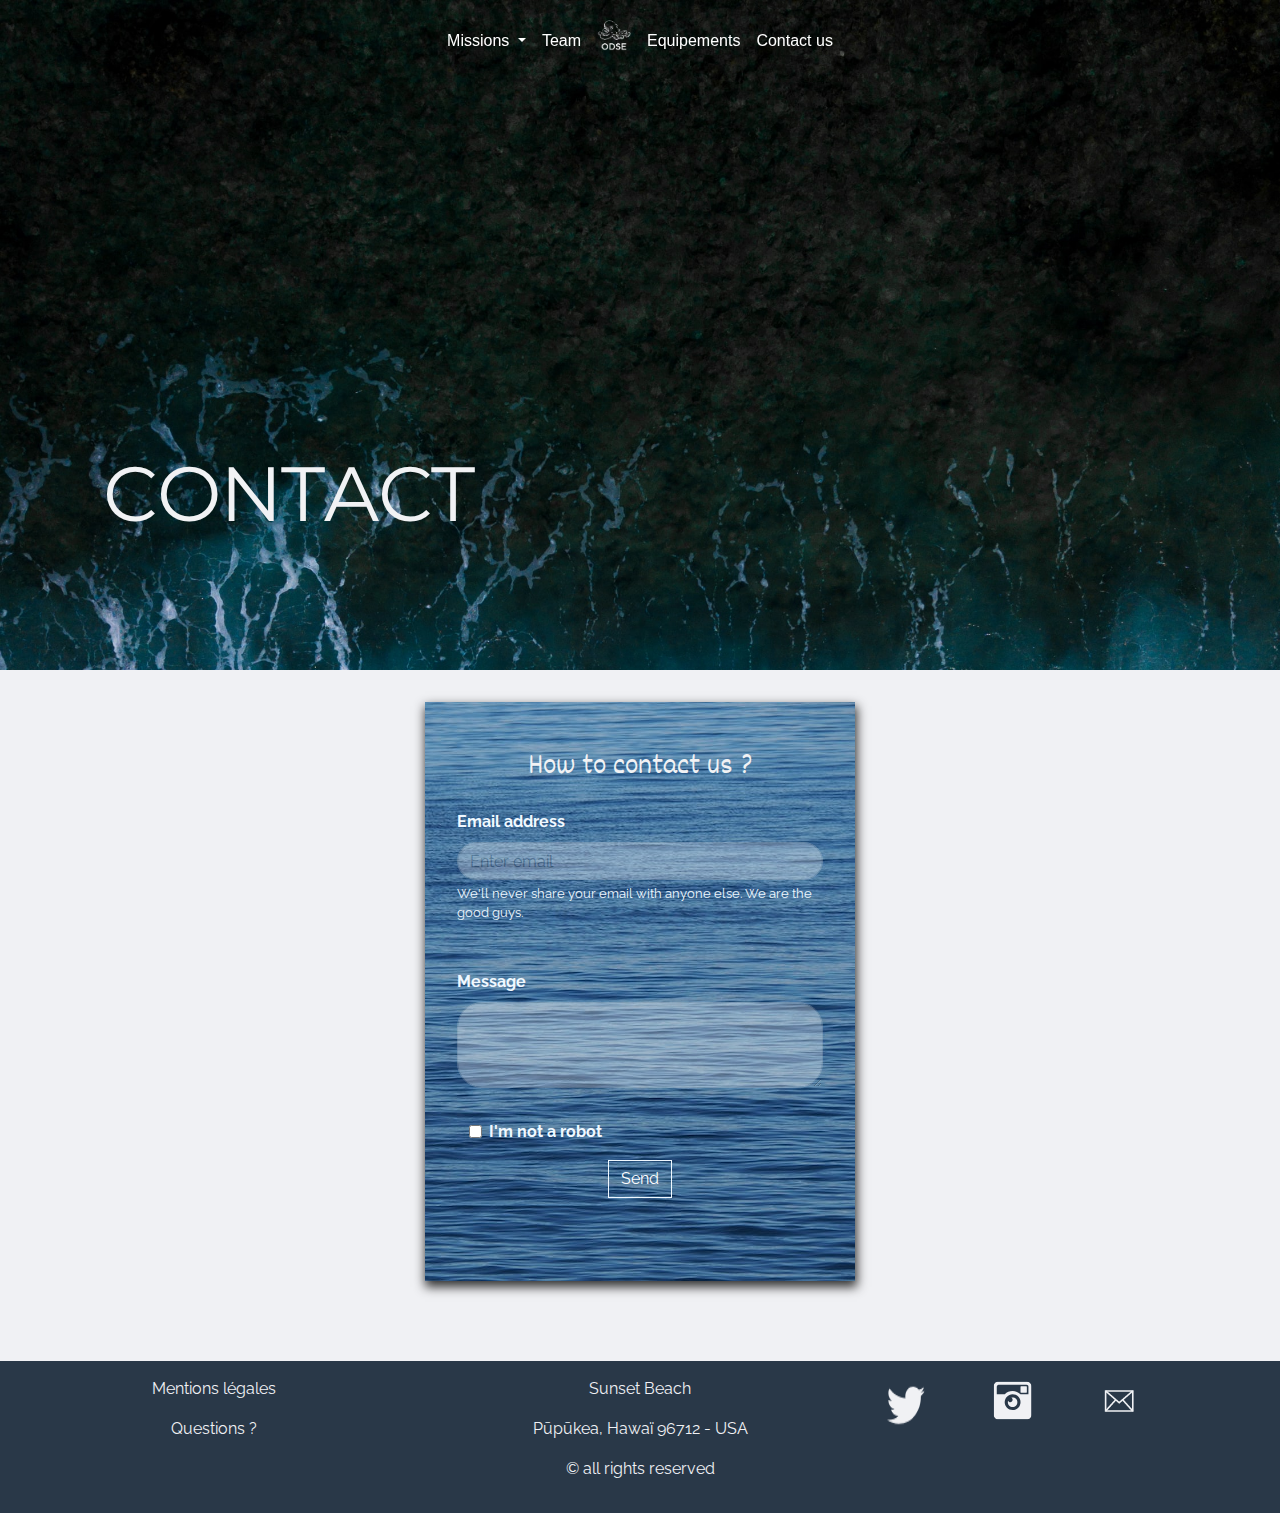
<file: pages/contact.html>
<!DOCTYPE html>
<html xmlns="http://www.w3.org/1999/xhtml" xml:lang="en" lang="en">

<head>
    <meta charset="utf-8">
    <!-- Utilisation de tout l'espace disponible pour les mobiles, sans zoom -->
    <meta name="viewport" content="width=device-width, initial-scale=1.0, shrink-to-fit=no" />
    <title>Contact Us - ODSE</title>
    <!-- déclaration du fichier CSS de Bootstrap -->
    <link rel="stylesheet" href="../bootstrap/css/bootstrap.css" />
    <link rel="stylesheet" href="../style.css" />
    <script src="https://code.jquery.com/jquery-3.3.1.slim.min.js"></script>
    <script src="https://cdnjs.cloudflare.com/ajax/libs/popper.js/1.14.3/umd/popper.min.js"></script>
    <script src="../bootstrap/js/bootstrap.min.js"></script>
    <script src="../bootstrap/js/bootstrap.bundle.min.js"></script>
    <script src="../anime.min.js"></script>
    
    <script>
        $(window).scroll(function() {
            $('nav').toggleClass('scrolled', $(this).scrollTop() > 575);
        });

    </script>
</head>
    <body>
<!--Début header-->
<header>
    <!--Début navbar-->
    <nav class="navbar navbar-expand-lg navbar-dark bg-dark fixed-top">
        <!--Menu burger-->
        <button class="navbar-toggler" type="button" data-toggle="collapse" data-target="#navbarNavAltMarkup" aria-controls="navbarNavAltMarkup" aria-expanded="false" aria-label="Toggle navigation">
            <span class="navbar-toggler-icon"></span>
        </button>
        <div class="collapse navbar-collapse" id="navbarNavAltMarkup">
            <div class="navbar-nav mx-auto">
                <ul class="navbar-nav">
                    <li class="nav-item dropdown">
                        <a class="nav-link active dropdown-toggle" href="missions.html" id="navbarDropdownMenuLink" role="button" data-toggle="dropdown" aria-haspopup="true" aria-expanded="false">
                            Missions
                        </a>
                        <div class="dropdown-menu" aria-labelledby="navbarDropdownMenuLink">
                            <a class="dropdown-item" href="missions.html">Missions</a>
                            <div class="dropdown-divider"></div>
                            <a class="dropdown-item" href="exploration-detail.html">Exploration</a>
                            <a class="dropdown-item" href="research.html">Research</a>
                        </div>
                    </li>
                </ul>
                <a class="nav-item nav-link active" href="team.html">Team <span class="sr-only">(current)</span></a>
                <a class="nav-item" href="../index.html">
                    <img src="../Images/logoODSEtransparent.png" alt="" title="" width="50" height="50">
                </a>
                <a class="nav-item nav-link active" href="Equipement.html">Equipements</a>
                <a class="nav-item nav-link active" href="contact.html">Contact us</a>
            </div>
        </div>
    </nav>
    <!--Fin navbar-->
</header>
<!--Fin header-->
<!--Texte sur le header-->
<div class="texte texte-contact">
    <div class="slider">
        <div class="content slidercontent">
            <h1 class="hero">
                <span id="title">
                    <span class="title-letter">C</span>
                    <span class="title-letter">O</span>
                    <span class="title-letter">N</span>
                    <span class="title-letter">T</span>
                    <span class="title-letter">A</span>
                    <span class="title-letter">C</span>
                    <span class="title-letter">T</span>
                </span>
            </h1>
        </div>
    </div>
</div>




    <main>
        <div class="container">
            <div class="row d-flex justify-content-center">
                <div class="boxform">

                    <div class="row d-flex justify-content-center">
                        <h3> How to contact us ?</h3>

                    </div>

                    <form>
                        <div class="form-group">
                            <label id="exampleInputEmail1">Email address</label>
                            <input type="email" class="form-control" id="exampleFormControlTextarea1" aria-describedby="emailHelp" placeholder="Enter email">
                            <small id="emailHelp" class="form-text">We'll never share your email with anyone else. We are the good guys. </small>
                        </div>
                        <div class="form-group">
                            <label for="exampleFormControlTextarea1">Message</label>
                            <textarea class="form-control" rows="3"></textarea>
                        </div>
                        <div class="form-check">
                            <input type="checkbox" class="form-check-input" id="exampleCheck1">
                            <label class="form-check-label" for="exampleCheck1">I'm not a robot</label>
                        </div>
                        <div class="d-flex justify-content-center">
                            <button type="submit" class="form-btn btn btn-primary">Send</button>
                        </div>
                    </form>
                </div>
            </div>
        </div>
    </main>

    <footer>
        <div class="row">
            <div class="col-lg-4 text-center">
                <p> <a href="pages/mentionslegales.html"> Mentions légales</a></p>
                <p><a href="pages/mentionslegales.html"> Questions ?</a> </p>
            </div>
            <div class="col-lg-4 text-center">
                <p> Sunset Beach </p>
                <p> Pūpūkea, Hawaï 96712 - USA </p>
                <p> © all rights reserved </p>
            </div>
            <div class="col-lg-1 text-center">
                <a href="https://twitter.com/odse15" target="_blank"><img class="imgfooter" src="../Images/Footer/twitter.png" width="48" height="58" alt="twitter" /></a>
            </div>
            <div class="col-lg-1 text-center">
                <a href="https://www.instagram.com/_odse_/?hl=fr" target="_blank"><img class="imgfooter" src="../Images/Footer/Instagram.png" width="48" height="48" alt="instagram" /></a>
            </div>
            <div class="col-lg-1 text-center">
                <a href="mailto:odse.company22@gmail.com" target="_blank"><img class="imgfooter" src="../Images/Footer/mail.png" width="48" height="48" alt="mail" /></a>

            </div>
        </div>
    </footer>
</body>
    
    <script>
        let letters = document.getElementsByClassName('title-letter');

        setTimeout(() => {
            for (let i = 0; i < letters.length; i++) {
                anime({
                    targets: letters[i],
                    easing: 'easeInQuad',
                    translateX: ['5px', '0'],
                    delay: 50 * i
                });

                anime({
                    targets: letters[i],
                    easing: 'easeInQuad',
                    opacity: 1,
                    delay: 60 * i,
                    complete: function(anim) {
                        if (i === letters.length - 1) {
                            showSubTitle()
                        }
                    }
                });
            }
        }, 500);
    </script>

</html>
</file>
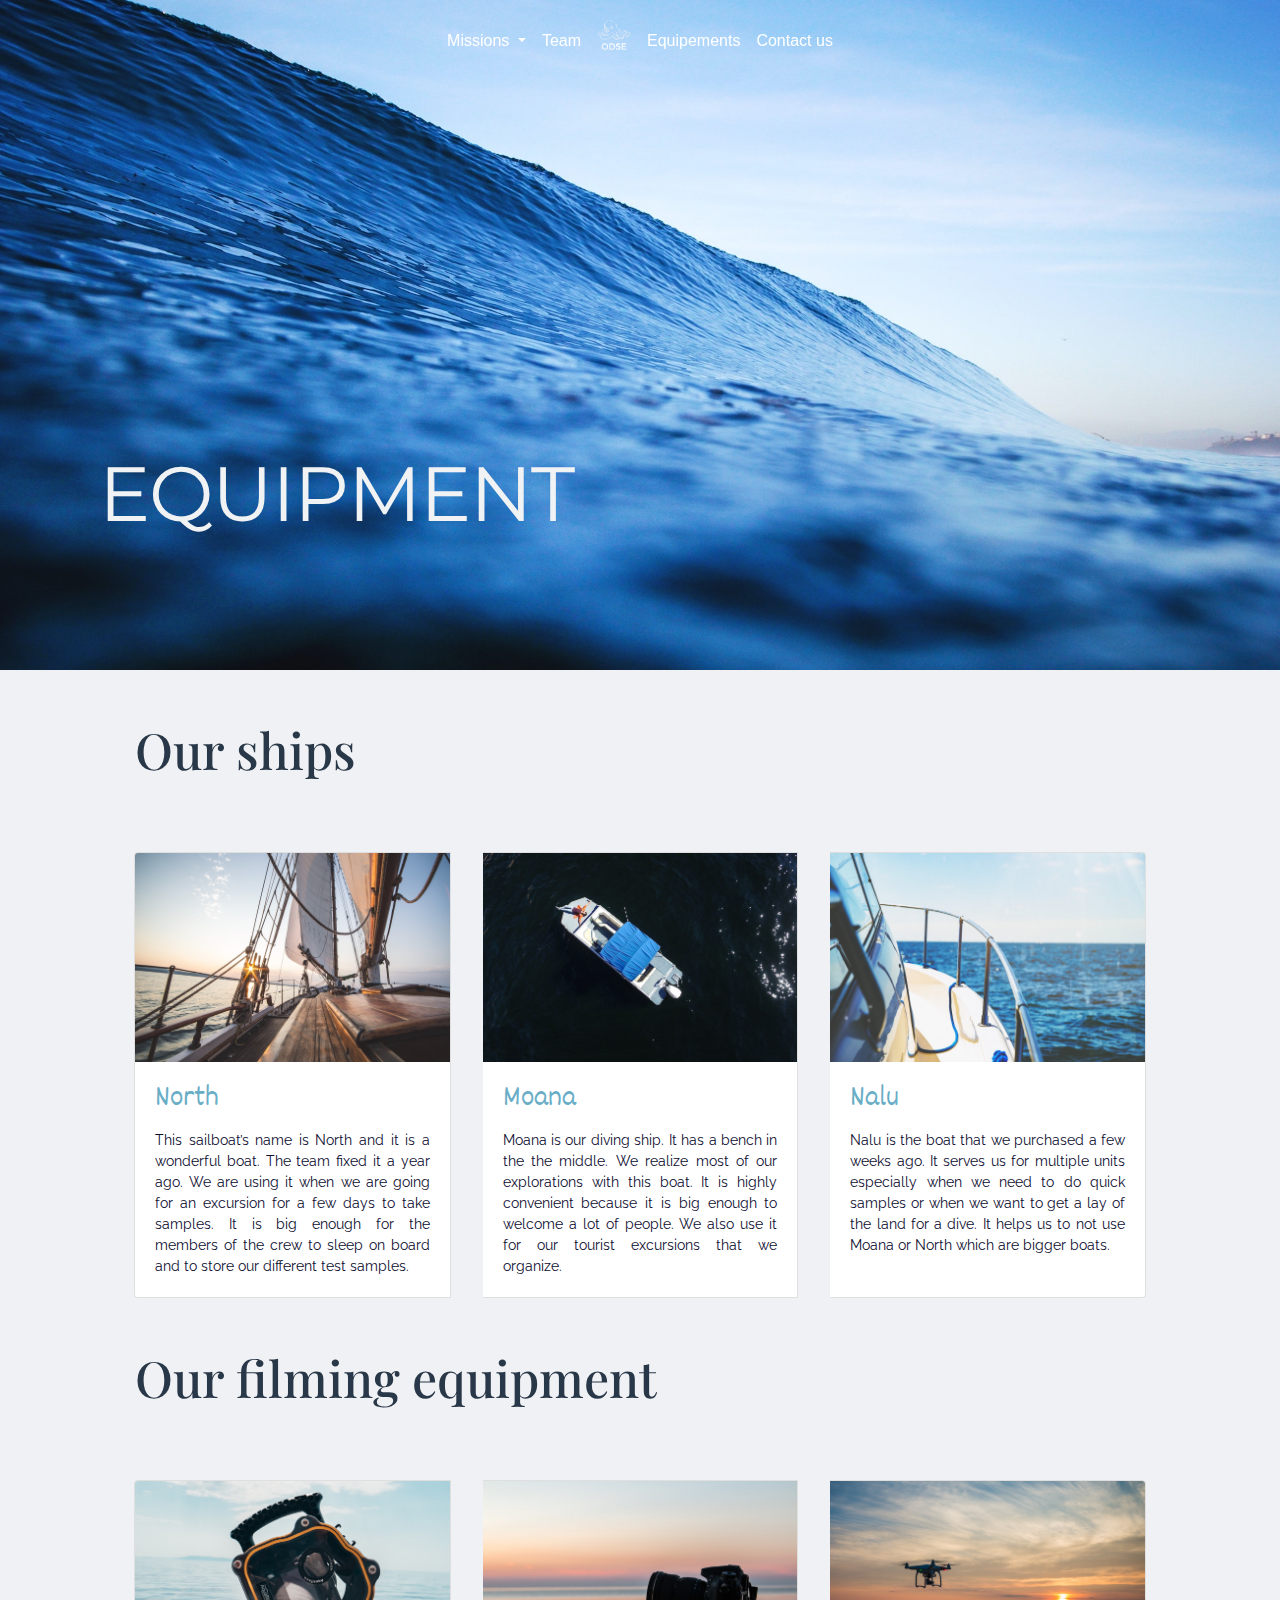
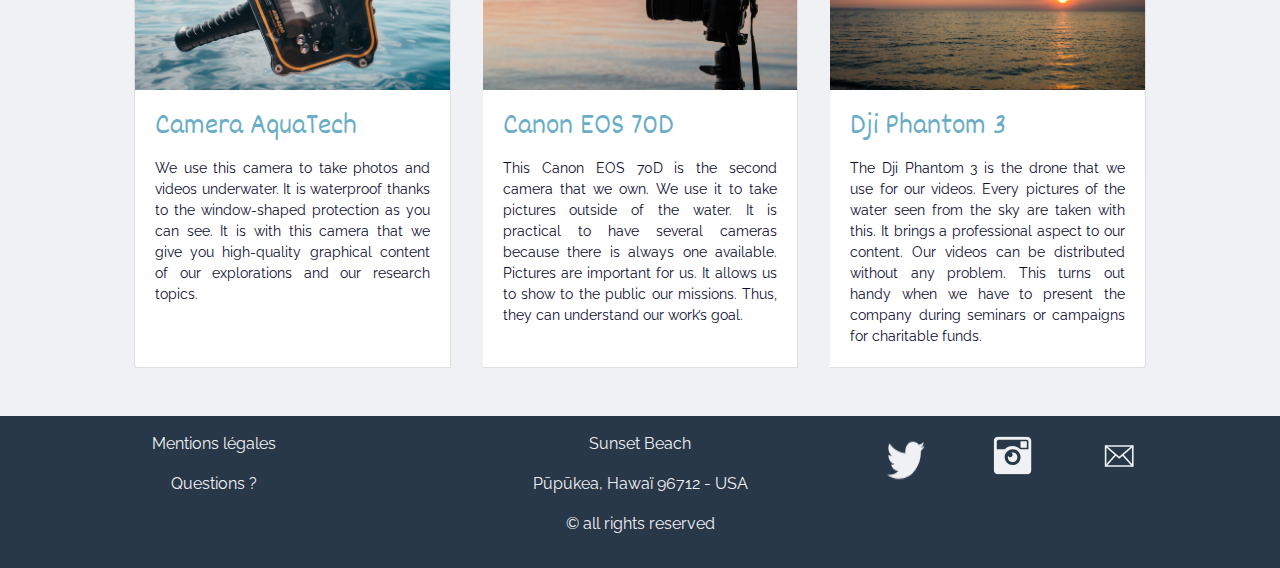
<file: pages/Equipement.html>
<!DOCTYPE html>
<html xmlns="http://www.w3.org/1999/xhtml" xml:lang="en" lang="en">

<head>
    <meta charset="utf-8">
    <!-- Utilisation de tout l'espace disponible pour les mobiles, sans zoom -->
    <meta name="viewport" content="width=device-width, initial-scale=1.0, shrink-to-fit=no" />
    <title>Equipement - ODSE</title>
    <!-- déclaration du fichier CSS de Bootstrap -->
    <link rel="stylesheet" href="../bootstrap/css/bootstrap.css" />
    <link rel="stylesheet" href="../style.css" />
    <script src="https://code.jquery.com/jquery-3.3.1.slim.min.js"></script>

    <script src="../bootstrap/js/bootstrap.bundle.min.js"></script>
    <script src="../bootstrap/js/bootstrap.min.js"></script>
    <script>
        $(window).scroll(function() {
            $('nav').toggleClass('scrolled', $(this).scrollTop() > 575);
        });

    </script>
</head>

<body>
    <!--Début header-->
    <header>
        <!--Début navbar-->
        <nav class="navbar navbar-expand-lg navbar-dark bg-dark fixed-top">
            <!--Menu burger-->
            <button class="navbar-toggler" type="button" data-toggle="collapse" data-target="#navbarNavAltMarkup" aria-controls="navbarNavAltMarkup" aria-expanded="false" aria-label="Toggle navigation">
                <span class="navbar-toggler-icon"></span>
            </button>
            <div class="collapse navbar-collapse" id="navbarNavAltMarkup">
                <div class="navbar-nav mx-auto">
                    <ul class="navbar-nav">
                        <li class="nav-item dropdown">
                            <a class="nav-link active dropdown-toggle" href="missions.html" id="navbarDropdownMenuLink" role="button" data-toggle="dropdown" aria-haspopup="true" aria-expanded="false">
                                Missions
                            </a>
                            <div class="dropdown-menu" aria-labelledby="navbarDropdownMenuLink">
                                <a class="dropdown-item" href="missions.html">Missions</a>
                                <div class="dropdown-divider"></div>
                                <a class="dropdown-item" href="exploration-detail.html">Exploration</a>
                                <a class="dropdown-item" href="research.html">Research</a>
                            </div>
                        </li>
                    </ul>
                    <a class="nav-item nav-link active" href="team.html">Team <span class="sr-only">(current)</span></a>
                    <a class="nav-item" href="../index.html">
                        <img src="../Images/logoODSEtransparent.png" alt="" title="" width="50" height="50">
                    </a>
                    <a class="nav-item nav-link active" href="Equipement.html">Equipements</a>
                    <a class="nav-item nav-link active" href="contact.html">Contact us</a>
                </div>
            </div>
        </nav>
        <!--Fin navbar-->
    </header>
    <!--Fin header-->
    <!--Texte sur le header-->
    <div class="texte texte-equipment">
        <div class="slider">
            <div class="content slidercontent">
                <h1 class="hero">
                    <span id="title">
                        <span class="title-letter">E</span>
                        <span class="title-letter">Q</span>
                        <span class="title-letter">U</span>
                        <span class="title-letter">I</span>
                        <span class="title-letter">P</span>
                        <span class="title-letter">M</span>
                        <span class="title-letter">E</span>
                        <span class="title-letter">N</span>
                        <span class="title-letter">T</span>
                    </span>
                </h1>
            </div>
        </div>
    </div>




    <main>
        <div class="container">

            <h2> Our ships</h2>

            <div class="row">

                <div class="equipement-card card-group">
                    <div class="card">
                        <img src="../Images/Equipement/BateauVoiles.jpg" class="card-img-top" alt="...">
                        <div class="card-body">
                            <h3 class="card-title">North</h3>
                            <p class="card-text">This sailboat’s name is North and it is a wonderful boat. The team fixed it a year ago. We are using it when we are going for an excursion for a few days to take samples. It is big enough for the members of the crew to sleep on board and to store our different test samples.
                            </p>
                        </div>
                    </div>
                    <div class="card">
                        <img src="../Images/Equipement/Maona.jpg" class="card-img-top" alt="...">
                        <div class="card-body">
                            <h3 class="card-title">Moana</h3>
                            <p class="card-text">Moana is our diving ship. It has a bench in the the middle. We realize most of our explorations with this boat. It is highly convenient because it is big enough to welcome a lot of people. We also use it for our tourist excursions that we organize.
                            </p>
                        </div>
                    </div>
                    <div class="card">
                        <img src="../Images/Equipement/Nalu.jpg" class="card-img-top" alt="...">
                        <div class="card-body">
                            <h3 class="card-title">Nalu</h3>
                            <p class="card-text">Nalu is the boat that we purchased a few weeks ago. It serves us for multiple units especially when we need to do quick samples or when we want to get a lay of the land for a dive. It helps us to not use Moana or North which are bigger boats.
                            </p>
                        </div>
                    </div>
                </div>
            </div>

            <h2> Our filming equipment</h2>

            <div class="row">

                <div class="equipement-card card-group">
                    <div class="card">
                        <img src="../Images/Equipement/AppareilPhoto.jpg" class="card-img-top" alt="...">
                        <div class="card-body">
                            <h3 class="card-title">Camera AquaTech</h3>
                            <p class="card-text">We use this camera to take photos and videos underwater. It is waterproof thanks to the window-shaped protection as you can see. It is with this camera that we give you high-quality graphical content of our explorations and our research topics.
                            </p>
                        </div>
                    </div>
                    <div class="card">
                        <img src="../Images/Equipement/AppareilPhotoTerrestre.jpg" class="card-img-top" alt="...">
                        <div class="card-body">
                            <h3 class="card-title">Canon EOS 70D</h3>
                            <p class="card-text">This Canon EOS 70D is the second camera that we own. We use it to take pictures outside of the water. It is practical to have several cameras because there is always one available. Pictures are important for us. It allows us to show to the public our missions. Thus, they can understand our work’s goal.
                            </p>
                        </div>
                    </div>
                    <div class="card">
                        <img src="../Images/Equipement/Drone.jpg" class="card-img-top" alt="...">
                        <div class="card-body">
                            <h3 class="card-title">Dji Phantom 3</h3>
                            <p class="card-text">The Dji Phantom 3 is the drone that we use for our videos. Every pictures of the water seen from the sky are taken with this. It brings a professional aspect to our content. Our videos can be distributed without any problem. This turns out handy when we have to present the company during seminars or campaigns for charitable funds.
                            </p>
                        </div>
                    </div>
                </div>
            </div>
        </div>


    </main>

    <footer>
        <div class="row">
            <div class="col-lg-4 text-center">
                <p> <a href="pages/mentionslegales.html"> Mentions légales</a></p>
                <p><a href="pages/mentionslegales.html"> Questions ?</a> </p>
            </div>
            <div class="col-lg-4 text-center">
                <p> Sunset Beach </p>
                <p> Pūpūkea, Hawaï 96712 - USA </p>
                <p> © all rights reserved </p>
            </div>
            <div class="col-lg-1 text-center">
                <a href="https://twitter.com/odse15" target="_blank"><img class="imgfooter" src="../Images/Footer/twitter.png" width="48" height="58" alt="twitter" /></a>
            </div>
            <div class="col-lg-1 text-center">
                <a href="https://www.instagram.com/_odse_/?hl=fr" target="_blank"><img class="imgfooter" src="../Images/Footer/Instagram.png" width="48" height="48" alt="instagram" /></a>
            </div>
            <div class="col-lg-1 text-center">
                <a href="mailto:odse.company22@gmail.com" target="_blank"><img class="imgfooter" src="../Images/Footer/mail.png" width="48" height="48" alt="mail" /></a>

            </div>
        </div>
    </footer>
</body>
<script src="https://cdnjs.cloudflare.com/ajax/libs/popper.js/1.14.3/umd/popper.min.js"></script>

</html>
</file>
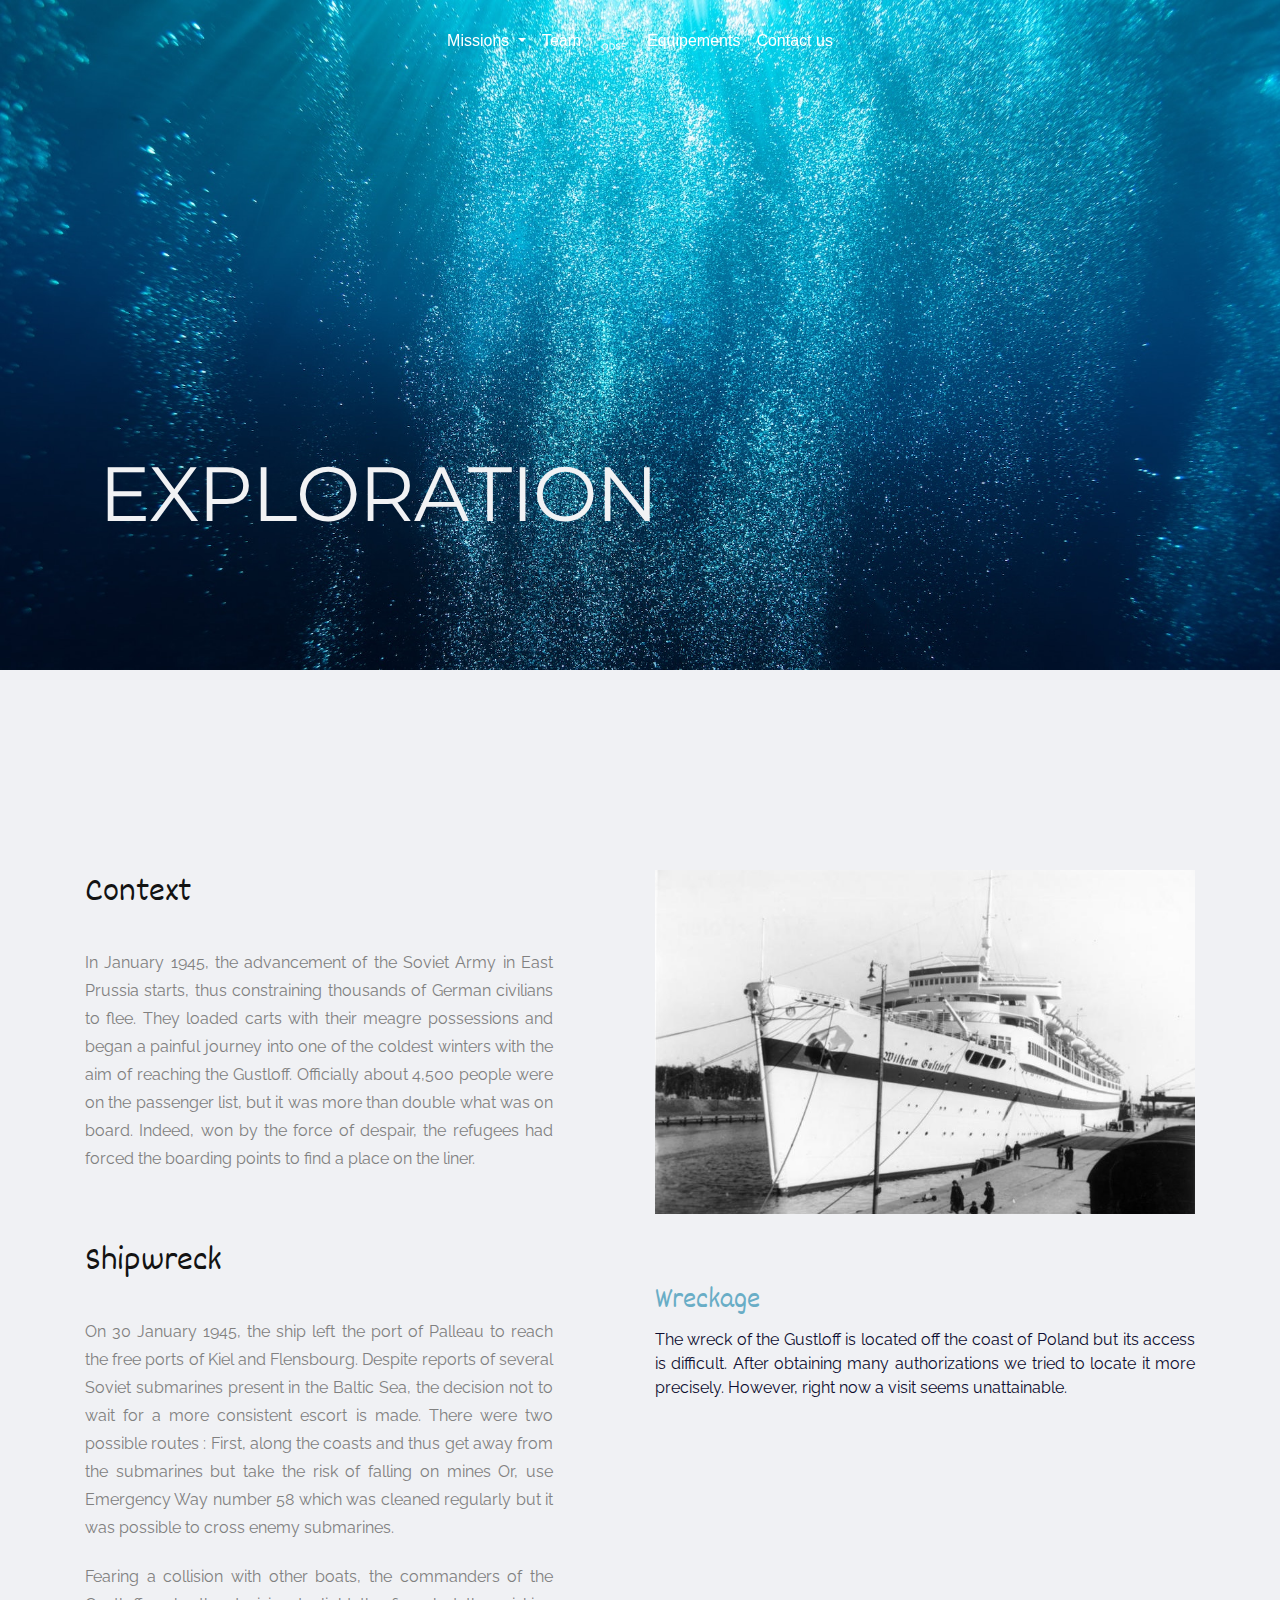
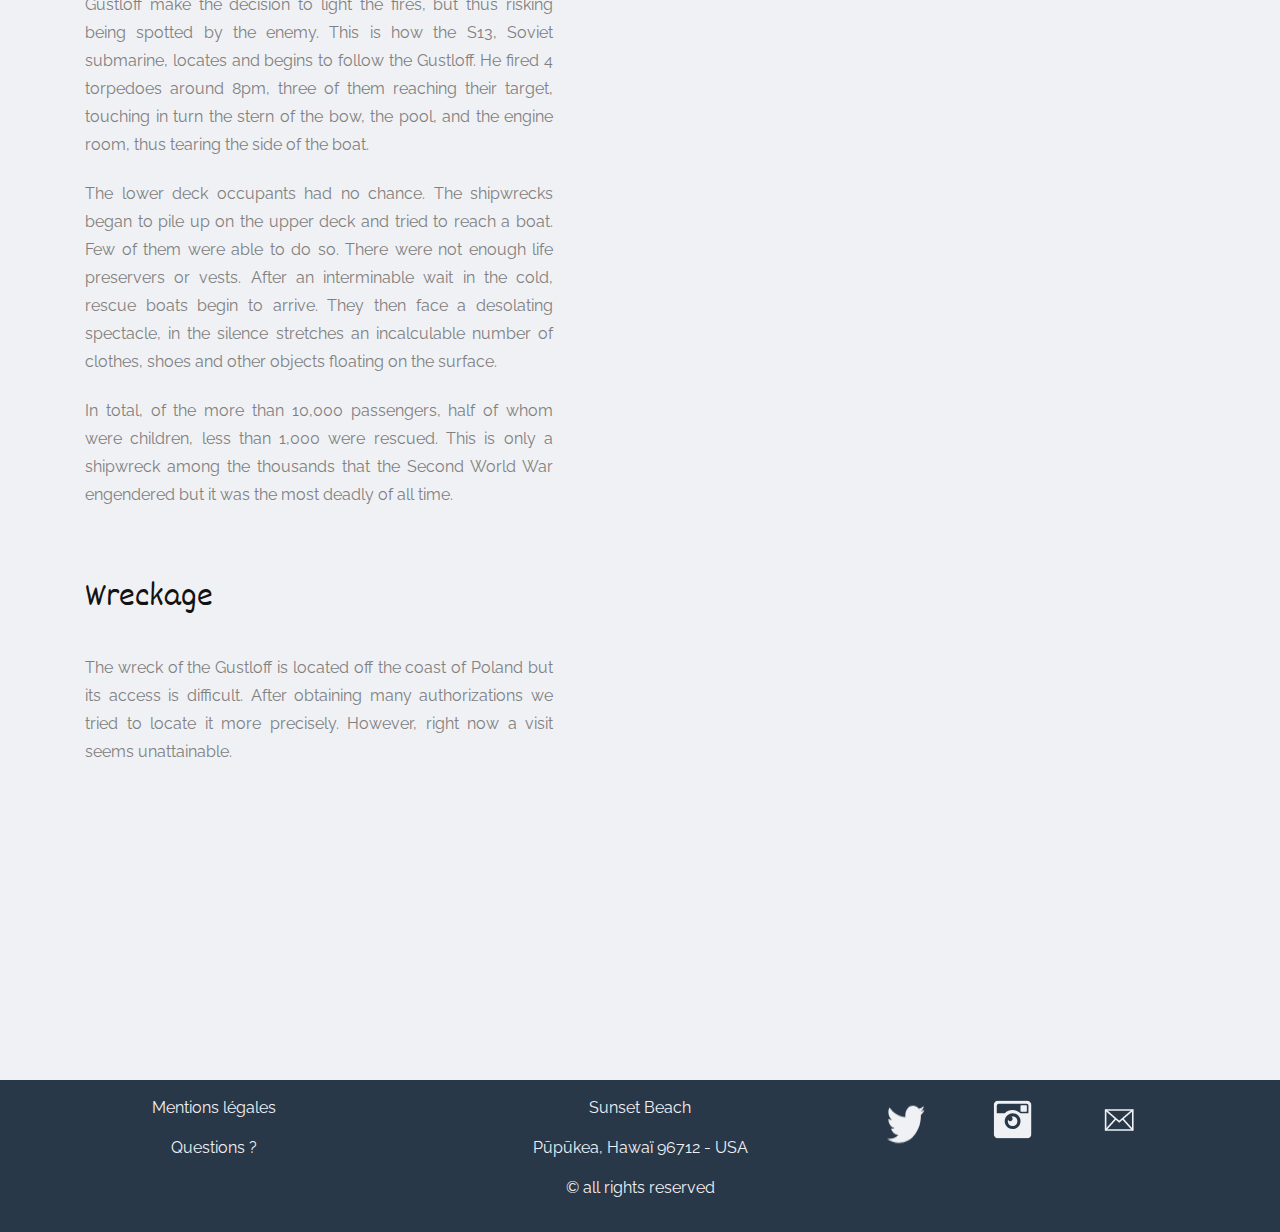
<file: pages/exploration-detail.html>
<!DOCTYPE html>
<html xmlns="http://www.w3.org/1999/xhtml" xml:lang="en" lang="en">

<head>
    <meta charset="utf-8">
    <!-- Utilisation de tout l'espace disponible pour les mobiles, sans zoom -->
    <meta name="viewport" content="width=device-width, initial-scale=1.0, shrink-to-fit=no" />
    <title>Exploration - ODSE</title>
    <!-- déclaration du fichier CSS de Bootstrap -->
    <link rel="stylesheet" href="../bootstrap/css/bootstrap.css" />
    <link rel="stylesheet" href="../style.css" />
    <script src="https://code.jquery.com/jquery-3.3.1.slim.min.js"></script>
    <script src="https://cdnjs.cloudflare.com/ajax/libs/popper.js/1.14.3/umd/popper.min.js"></script>
    <script src="../bootstrap/js/bootstrap.min.js"></script>
    <script src="../bootstrap/js/bootstrap.bundle.min.js"></script>

    <script>
        $(window).scroll(function() {
            $('nav').toggleClass('scrolled', $(this).scrollTop() > 575);
        });

    </script>
</head>

<body>
    <!--Début header-->
    <header>
        <!--Début navbar-->
        <nav class="navbar navbar-expand-lg navbar-dark bg-dark fixed-top">
            <!--Menu burger-->
            <button class="navbar-toggler" type="button" data-toggle="collapse" data-target="#navbarNavAltMarkup" aria-controls="navbarNavAltMarkup" aria-expanded="false" aria-label="Toggle navigation">
                <span class="navbar-toggler-icon"></span>
            </button>
            <div class="collapse navbar-collapse" id="navbarNavAltMarkup">
                <div class="navbar-nav mx-auto">
                    <ul class="navbar-nav">
                        <li class="nav-item dropdown">
                            <a class="nav-link active dropdown-toggle" href="missions.html" id="navbarDropdownMenuLink" role="button" data-toggle="dropdown" aria-haspopup="true" aria-expanded="false">
                                Missions
                            </a>
                            <div class="dropdown-menu" aria-labelledby="navbarDropdownMenuLink">
                                <a class="dropdown-item" href="missions.html">Missions</a>
                                <div class="dropdown-divider"></div>
                                <a class="dropdown-item" href="exploration-detail.html">Exploration</a>
                                <a class="dropdown-item" href="research.html">Research</a>
                            </div>
                        </li>
                    </ul>
                    <a class="nav-item nav-link active" href="team.html">Team <span class="sr-only">(current)</span></a>
                    <a class="nav-item" href="../index.html">
                        <img src="../Images/logoODSEtransparent.png" alt="" title="" width="50" height="50">
                    </a>
                    <a class="nav-item nav-link active" href="Equipement.html">Equipements</a>
                    <a class="nav-item nav-link active" href="contact.html">Contact us</a>
                </div>
            </div>
        </nav>
        <!--Fin navbar-->
    </header>
    <!--Fin header-->
    <!--Texte sur le header-->
    <div class="texte texte-exploration">
        <div class="slider">
            <div class="content slidercontent">
                <h1 class="hero">
                    <span id="title">
                        <span class="title-letter">E</span>
                        <span class="title-letter">X</span>
                        <span class="title-letter">P</span>
                        <span class="title-letter">L</span>
                        <span class="title-letter">O</span>
                        <span class="title-letter">R</span>
                        <span class="title-letter">A</span>
                        <span class="title-letter">T</span>
                        <span class="title-letter">I</span>
                        <span class="title-letter">O</span>
                        <span class="title-letter">N</span>
                    </span>
                </h1>
            </div>
        </div>
    </div>




    <main>

        <!-- project_details_start -->
        <div class="project_details">
            <div class="container">
                <div class="row">
                    <div class="col-xl-6 col-lg-6">
                        <div class="project_details_left">
                            <div class="single_details">
                                <h3>Context</h3>
                                <p>In January 1945, the advancement of the Soviet Army in East Prussia starts, thus constraining thousands of German civilians to flee. They loaded carts with their meagre possessions and began a painful journey into one of the coldest winters with the aim of reaching the Gustloff.
                                    Officially about 4,500 people were on the passenger list, but it was more than double what was on board. Indeed, won by the force of despair, the refugees had forced the boarding points to find a place on the liner.
                                </p>
                            </div>
                            <div class="single_details">
                                <h3>Shipwreck</h3>
                                <p>On 30 January 1945, the ship left the port of Palleau to reach the free ports of Kiel and Flensbourg. Despite reports of several Soviet submarines present in the Baltic Sea, the decision not to wait for a more consistent escort is made.
                                    There were two possible routes :
                                    First, along the coasts and thus get away from the submarines but take the risk of falling on mines
                                    Or, use Emergency Way number 58 which was cleaned regularly but it was possible to cross enemy submarines.
                                </p>
                                <p>Fearing a collision with other boats, the commanders of the Gustloff make the decision to light the fires, but thus risking being spotted by the enemy.
                                    This is how the S13, Soviet submarine, locates and begins to follow the Gustloff. He fired 4 torpedoes around 8pm, three of them reaching their target, touching in turn the stern of the bow, the pool, and the engine room, thus tearing the side of the boat.
                                </p>
                                <p>The lower deck occupants had no chance. The shipwrecks began to pile up on the upper deck and tried to reach a boat. Few of them were able to do so. There were not enough life preservers or vests. After an interminable wait in the cold, rescue boats begin to arrive. They then face a desolating spectacle, in the silence stretches an incalculable number of clothes, shoes and other objects floating on the surface.
                                </p>
                                <p>In total, of the more than 10,000 passengers, half of whom were children, less than 1,000 were rescued.
This is only a shipwreck among the thousands that the Second World War engendered but it was the most deadly of all time.
</p>
                            </div>
                            <div class="single_details">
                                <h3>Wreckage</h3>
                                <p>The wreck of the Gustloff is located off the coast of Poland but its access is difficult. After obtaining many authorizations we tried to locate it more precisely. However, right now a visit seems unattainable.
</p>
                            </div>
                        </div>
                    </div>
                    <div class="col-xl-6 col-lg-6">
                        <div class="projects_details_info">
                            <div class="details_thumb">
                                <img src="../Images/Exploration/gustloff.jpg" alt="">
                            </div>
                            
                            <div class="single_details">
                                <h3>Wreckage</h3>
                                <p>The wreck of the Gustloff is located off the coast of Poland but its access is difficult. After obtaining many authorizations we tried to locate it more precisely. However, right now a visit seems unattainable.
</p>
                            </div>
                            
                           <!-- <div class="details_info">
                                <h3>Project info</h3>
                                <div class="details_info_list">
                                    <div class="single_details_info d-flex justify-content-between align-items-center">
                                        <span class="left_info">client</span>
                                        <span class="right_info">Colorlib</span>
                                    </div>
                                    <div class="single_details_info d-flex justify-content-between align-items-center">
                                        <span class="left_info">Categories:</span>
                                        <span class="right_info">Exterior</span>
                                    </div>
                                    <div class="single_details_info d-flex justify-content-between align-items-center">
                                        <span class="left_info">Date:</span>
                                        <span class="right_info">July 14th, 2019</span>
                                    </div>
                                    <div class="single_details_info d-flex justify-content-between align-items-center">
                                        <span class="left_info">Rating:</span>
                                        <span class="right_info star">
                                            <i class="fa fa-star"></i>
                                            <i class="fa fa-star"></i>
                                            <i class="fa fa-star"></i>
                                            <i class="fa fa-star"></i>
                                            <i class="fa fa-star"></i>
                                        </span>
                                    </div>
                                    <div class="single_details_info d-flex justify-content-between align-items-center">
                                        <span class="left_info">Website:</span>
                                        <span class="right_info"><a href="#">examplesite.com</a></span>
                                    </div>
                                </div>
                            </div> -->
                        </div>
                    </div>
                </div>
            </div>
        </div>
        <!-- project_details_end -->


    </main>

    <footer>
        <div class="row">
            <div class="col-lg-4 text-center">
                <p> <a href="pages/mentionslegales.html"> Mentions légales</a></p>
                <p><a href="pages/mentionslegales.html"> Questions ?</a> </p>
            </div>
            <div class="col-lg-4 text-center">
                <p> Sunset Beach </p>
                <p> Pūpūkea, Hawaï 96712 - USA </p>
                <p> © all rights reserved </p>
            </div>
            <div class="col-lg-1 text-center">
                <a href="https://twitter.com/odse15" target="_blank"><img class="imgfooter" src="../Images/Footer/twitter.png" width="48" height="58" alt="twitter" /></a>
            </div>
            <div class="col-lg-1 text-center">
                <a href="https://www.instagram.com/_odse_/?hl=fr" target="_blank"><img class="imgfooter" src="../Images/Footer/Instagram.png" width="48" height="48" alt="instagram" /></a>
            </div>
            <div class="col-lg-1 text-center">
                <a href="mailto:odse.company22@gmail.com" target="_blank"><img class="imgfooter" src="../Images/Footer/mail.png" width="48" height="48" alt="mail" /></a>

            </div>
        </div>
    </footer>

</body>

</html>
</file>
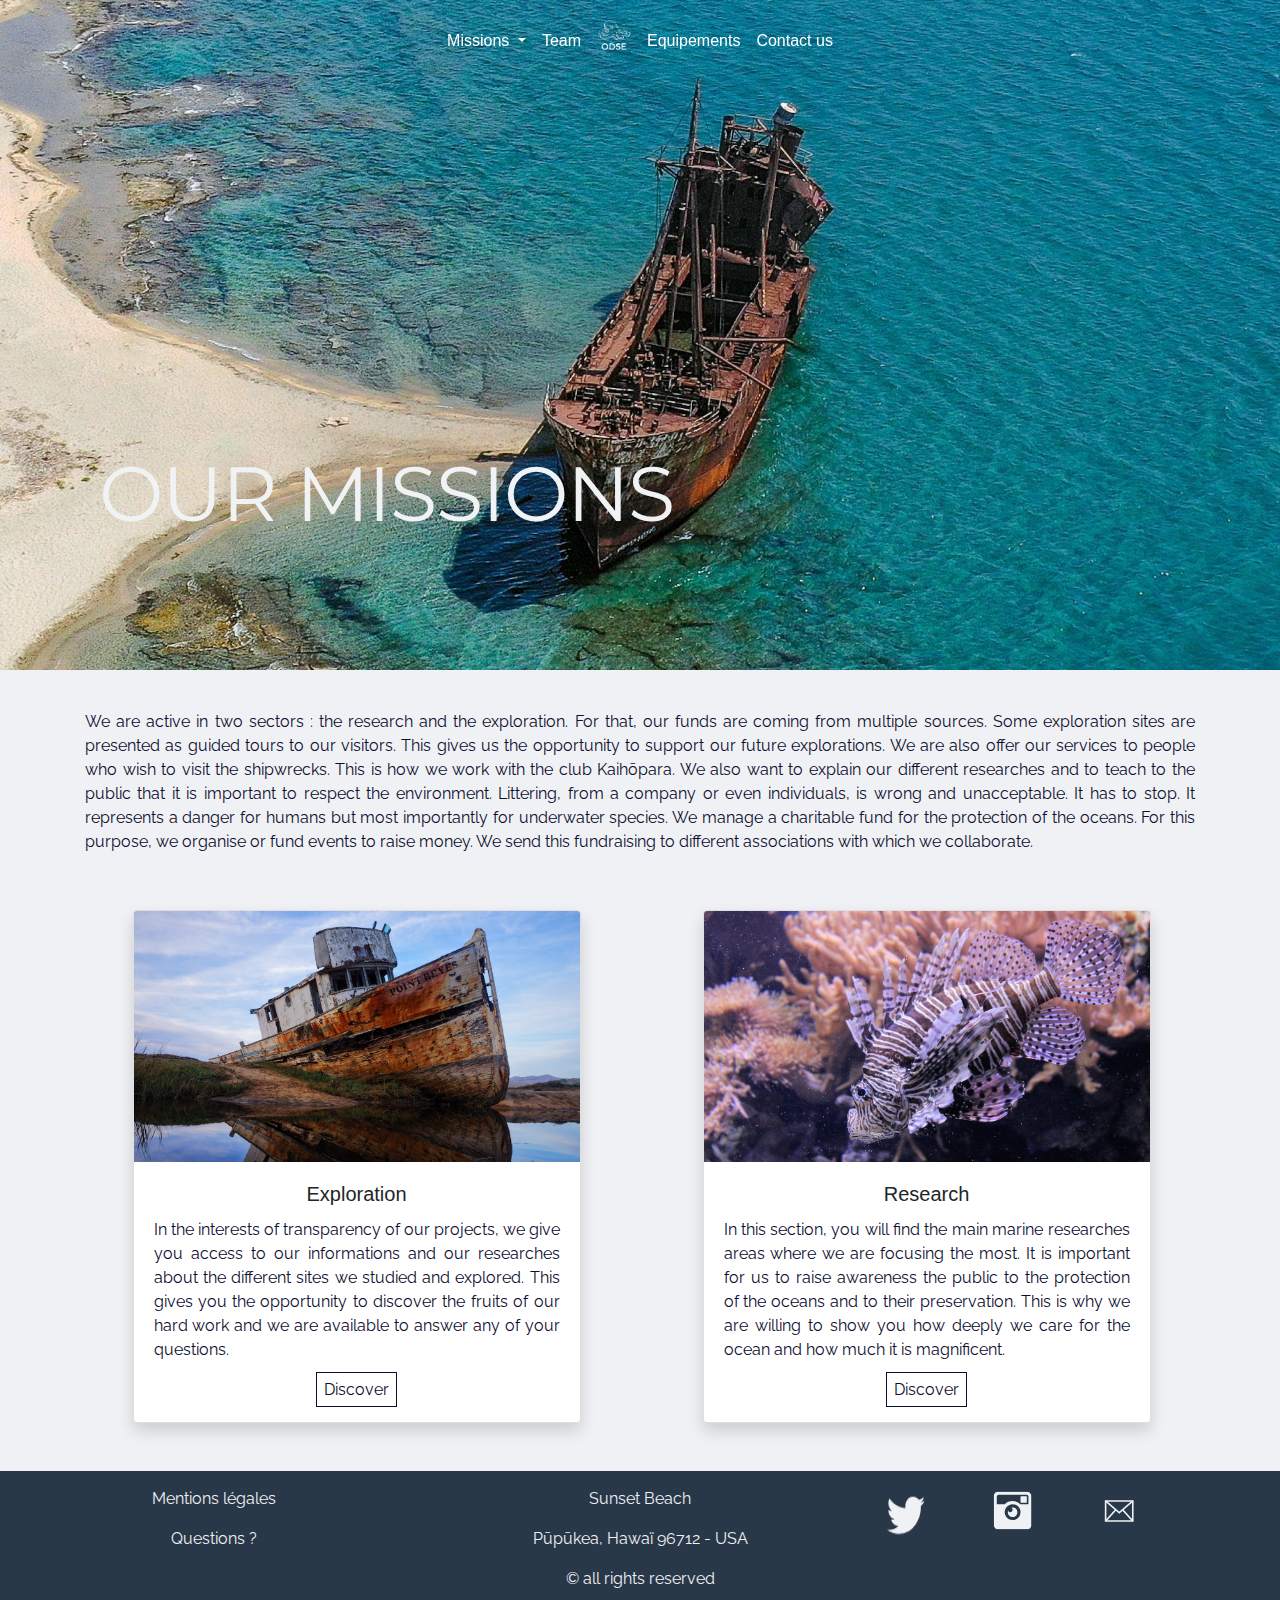
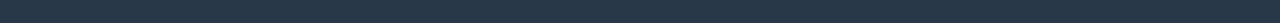
<file: pages/missions.html>
<!DOCTYPE html>
<html xmlns="http://www.w3.org/1999/xhtml" xml:lang="en" lang="en">

<head>
    <meta charset="utf-8">
    <!-- Utilisation de tout l'espace disponible pour les mobiles, sans zoom -->
    <meta name="viewport" content="width=device-width, initial-scale=1.0, shrink-to-fit=no" />
    <title>Our missions - ODSE</title>
    <!-- déclaration du fichier CSS de Bootstrap -->
    <link rel="stylesheet" href="../bootstrap/css/bootstrap.css" />
    <link rel="stylesheet" href="../style.css" />
    <script src="https://code.jquery.com/jquery-3.3.1.slim.min.js"></script>
    <script src="https://cdnjs.cloudflare.com/ajax/libs/popper.js/1.14.3/umd/popper.min.js"></script>
    <script src="../bootstrap/js/bootstrap.min.js"></script>
    <script src="../bootstrap/js/bootstrap.bundle.min.js"></script>

    <script>
        $(window).scroll(function() {
            $('nav').toggleClass('scrolled', $(this).scrollTop() > 575);
        });

    </script>
</head>

<body>
    <!--Début header-->
    <header>
        <!--Début navbar-->
        <nav class="navbar navbar-expand-lg navbar-dark bg-dark fixed-top">
            <!--Menu burger-->
            <button class="navbar-toggler" type="button" data-toggle="collapse" data-target="#navbarNavAltMarkup" aria-controls="navbarNavAltMarkup" aria-expanded="false" aria-label="Toggle navigation">
                <span class="navbar-toggler-icon"></span>
            </button>
            <div class="collapse navbar-collapse" id="navbarNavAltMarkup">
                <div class="navbar-nav mx-auto">
                    <ul class="navbar-nav">
                        <li class="nav-item dropdown">
                            <a class="nav-link active dropdown-toggle" href="missions.html" id="navbarDropdownMenuLink" role="button" data-toggle="dropdown" aria-haspopup="true" aria-expanded="false">
                                Missions
                            </a>
                            <div class="dropdown-menu" aria-labelledby="navbarDropdownMenuLink">
                                 <a class="dropdown-item" href="missions.html">Missions</a>
                             <div class="dropdown-divider"></div>
                                <a class="dropdown-item" href="exploration-detail.html">Exploration</a>
                                <a class="dropdown-item" href="research.html">Research</a>
                            </div>
                        </li>
                    </ul>
                    <a class="nav-item nav-link active" href="team.html">Team <span class="sr-only">(current)</span></a>
                    <a class="nav-item" href="../index.html">
                        <img src="../Images/logoODSEtransparent.png" alt="" title="" width="50" height="50">
                    </a>
                    <a class="nav-item nav-link active" href="Equipement.html">Equipements</a>
                    <a class="nav-item nav-link active" href="contact.html">Contact us</a>
                </div>
            </div>
        </nav>
        <!--Fin navbar-->
    </header>
    <!--Fin header-->
    <!--Texte sur le header-->
    <div class="texte texte-missions">
        <div class="slider">
            <div class="content slidercontent">
                <h1 class="hero">
                    <span id="title">
                        <span class="title-letter">O</span>
                        <span class="title-letter">U</span>
                        <span class="title-letter">R</span>
                        <span class="title-letter">&nbsp;</span>
                        <span class="title-letter">M</span>
                        <span class="title-letter">I</span>
                        <span class="title-letter">S</span>
                        <span class="title-letter">S</span>
                        <span class="title-letter">I</span>
                        <span class="title-letter">O</span>
                        <span class="title-letter">N</span>
                        <span class="title-letter">S</span>
                    </span>
                </h1>
            </div>
        </div>
    </div>

    <!--Début main-->
    <main id="main">
        <div class="container">
            <div class="row">
                <div class="col-lg-12 col-md-12 col-12">
                    <p>&nbsp;</p>
                    <p>We are active in two sectors : the research and the exploration. For that, our funds are coming from multiple sources. Some exploration sites are presented as guided tours to our visitors. This gives us the opportunity to support our future explorations. We are also offer our services to people who wish to visit the shipwrecks. This is how we work with the club Kaihōpara.
                        We also want to explain our different researches and to teach to the public that it is important to respect the environment. Littering, from a company or even individuals, is wrong and unacceptable. It has to stop. It represents a danger for humans but most importantly for underwater species.
                        We manage a charitable fund for the protection of the oceans. For this purpose, we organise or fund events to raise money. We send this fundraising to different associations with which we collaborate.
                    </p>
                </div>
            </div>
        </div>
        <p>&nbsp;</p>
        <div class="container">
            <div class="row">
                <div class="col-lg-5 col-md-12 col-sm-12 col-12 mx-auto">
                    <div class="card shadow text-center" style="width:28rem;">
                        <img class="card-img-top" src="../Images/Missions/josh-adams-ford-bvH9tz3FJ5s-unsplash.jpg" alt="Sailin Boat" title="Sailing Boat">
                        <div class="card-body">
                            <h5 class="card-title">Exploration</h5>
                            <p class="card-text">In the interests of transparency of our projects, we give you access to our informations and our researches about the different sites we studied and explored. This gives you the opportunity to discover the fruits of our hard work and we are available to answer any of your questions.</p>
                            <a class="btn-mission" role="button" href="exploration-detail.html">Discover</a>
                        </div>
                    </div>
                </div>
                <div class="col-lg-5 col-md-12 col-sm-12 col-12 mx-auto">
                    <div class="card shadow text-center" style="width: 28rem;">
                        <img class="card-img-top" src="../Images/Missions/PoissonPierre.jpg" alt="Stonefish" title="Stonefish">
                        <div class="card-body">
                            <h5 class="card-title">Research</h5>
                            <p class="card-text">In this section, you will find the main marine researches areas where we are focusing the most. It is important for us to raise awareness the public to the protection of the oceans and to their preservation. This is why we are willing to show you how deeply we care for the ocean and how much it is magnificent.</p>
                            <a class="btn-mission" role="button" href="research.html">Discover</a>
                        </div>
                    </div>
                </div>
            </div>
        </div>
    </main>
    <!--Fin main-->

    <!--Début footer-->

    <footer>
        <div class="row">
            <div class="col-lg-4 text-center">
                <p> <a href="pages/mentionslegales.html"> Mentions légales</a></p>
                <p><a href="pages/mentionslegales.html"> Questions ?</a> </p>
            </div>
            <div class="col-lg-4 text-center">
                <p> Sunset Beach </p>
                <p> Pūpūkea, Hawaï 96712 - USA </p>
                <p> © all rights reserved </p>
            </div>
            <div class="col-lg-1 text-center">
                <a href="https://twitter.com/odse15" target="_blank"><img class="imgfooter" src="../Images/Footer/twitter.png" width="48" height="58" alt="twitter" /></a>
            </div>
            <div class="col-lg-1 text-center">
                <a href="https://www.instagram.com/_odse_/?hl=fr" target="_blank"><img class="imgfooter" src="../Images/Footer/Instagram.png" width="48" height="48" alt="instagram" /></a>
            </div>
            <div class="col-lg-1 text-center">
                <a href="mailto:odse.company22@gmail.com" target="_blank"><img class="imgfooter" src="../Images/Footer/mail.png" width="48" height="48" alt="mail" /></a>

            </div>
        </div>
    </footer>
</body>
</file>
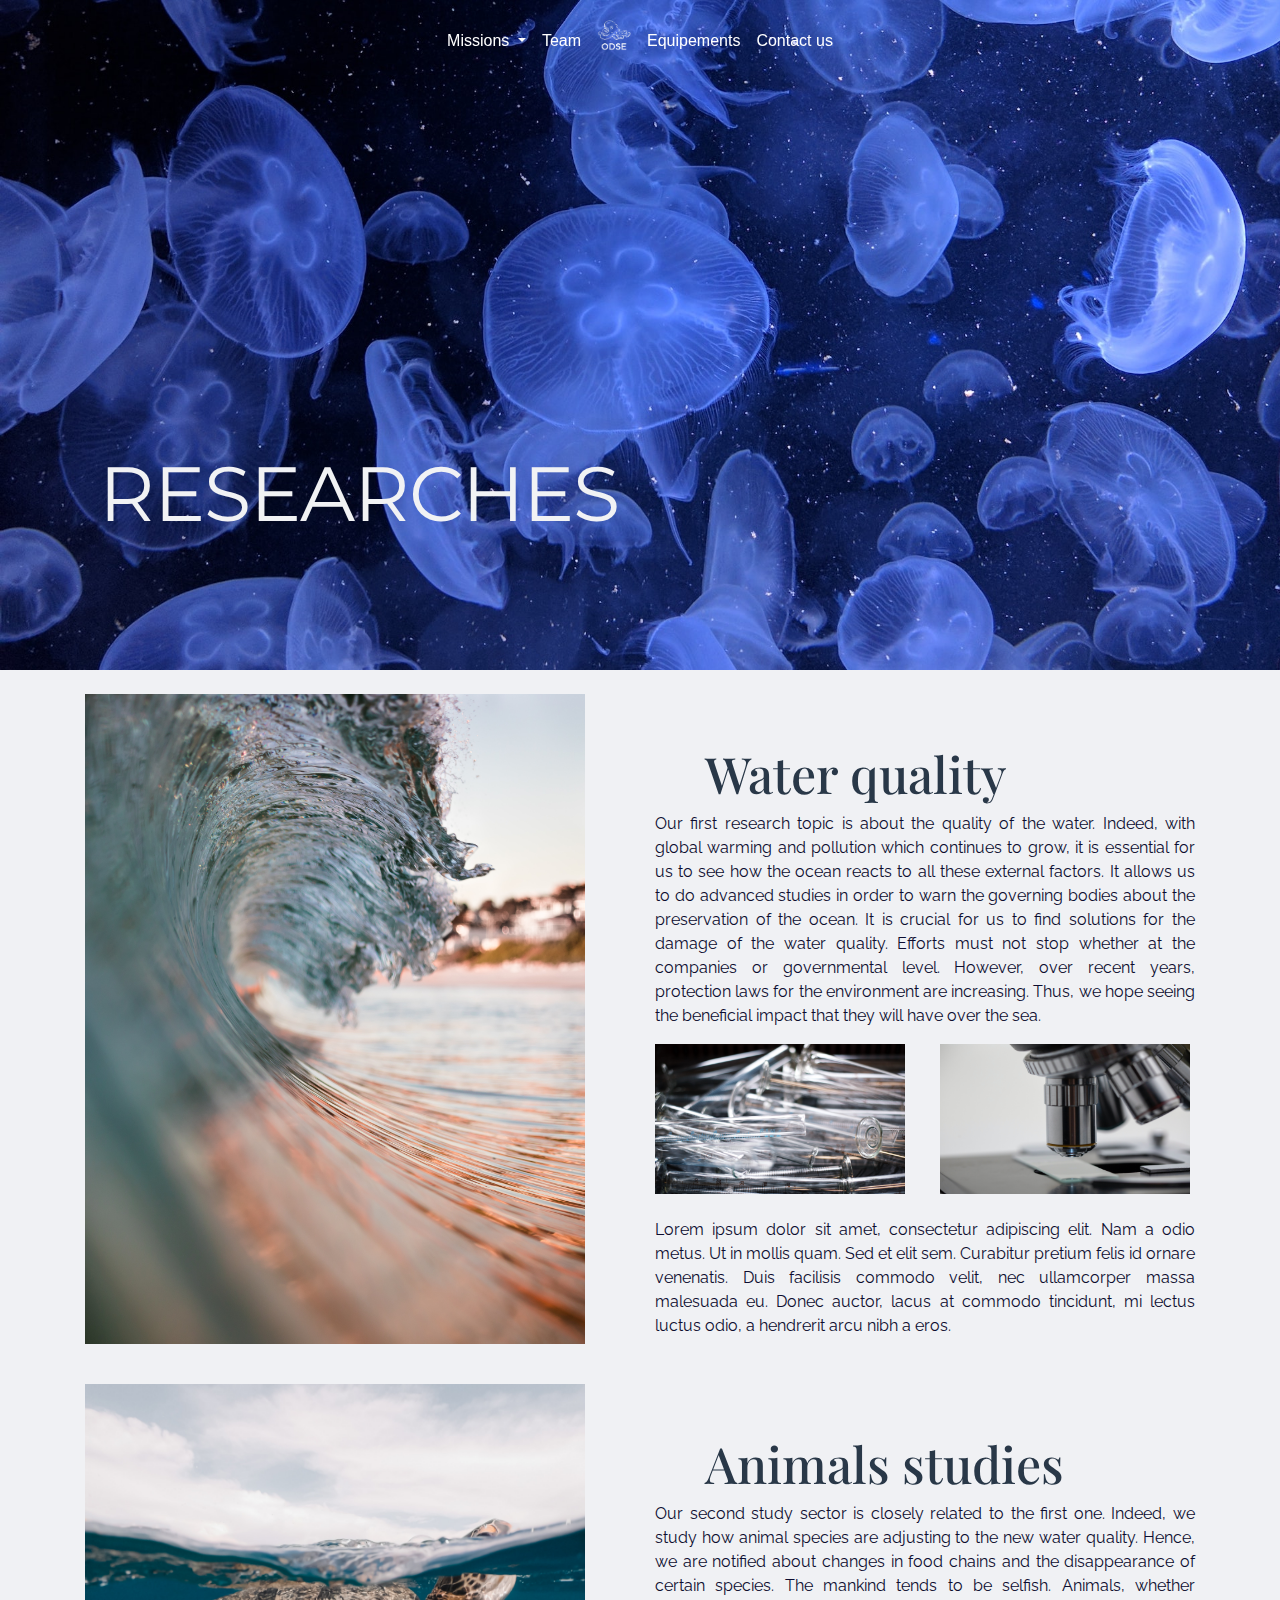
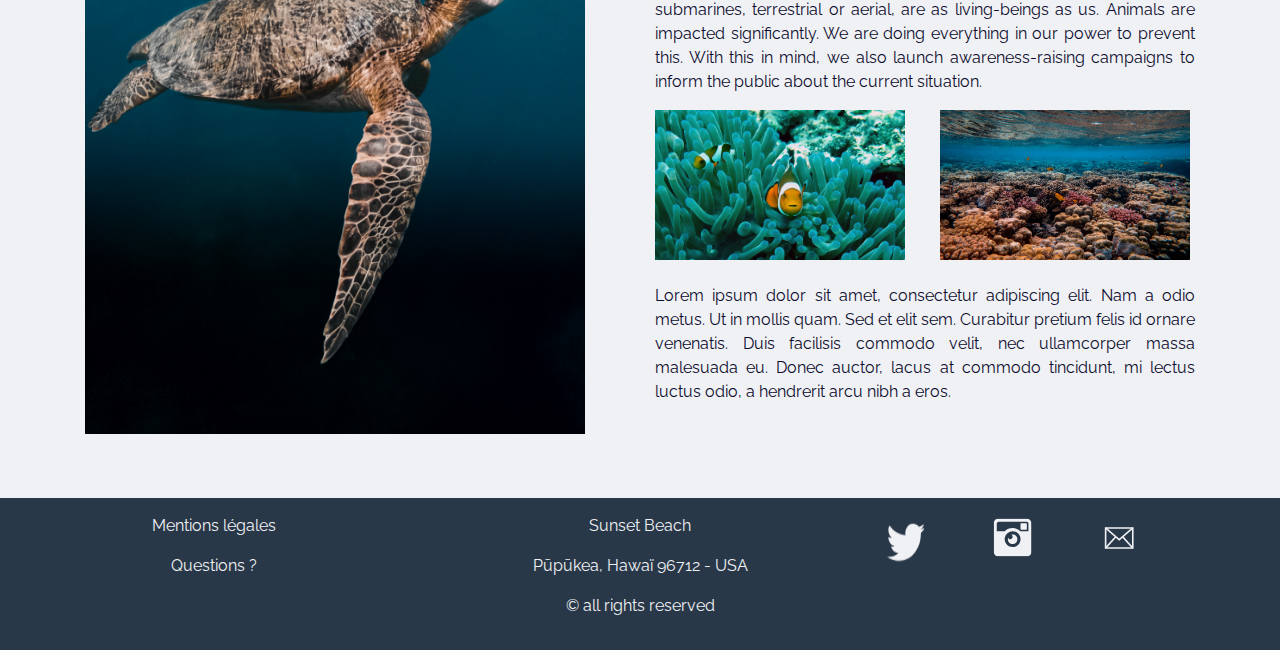
<file: pages/research.html>
<!DOCTYPE html>
<html xmlns="http://www.w3.org/1999/xhtml" xml:lang="en" lang="en">

<head>
    <meta charset="utf-8">
    <!-- Utilisation de tout l'espace disponible pour les mobiles, sans zoom -->
    <meta name="viewport" content="width=device-width, initial-scale=1.0, shrink-to-fit=no" />
    <title>Research - ODSE</title>
    <!-- déclaration du fichier CSS de Bootstrap -->
    <link rel="stylesheet" href="../bootstrap/css/bootstrap.css" />
    <link rel="stylesheet" href="../style.css" />
    <script src="https://code.jquery.com/jquery-3.3.1.slim.min.js"></script>
    <script src="https://cdnjs.cloudflare.com/ajax/libs/popper.js/1.14.3/umd/popper.min.js"></script>
    <script src="../bootstrap/js/bootstrap.min.js"></script>
    <script src="../bootstrap/js/bootstrap.bundle.min.js"></script>

    <script>
        $(window).scroll(function() {
            $('nav').toggleClass('scrolled', $(this).scrollTop() > 575);
        });

    </script>
</head>

<body>
    <!--Début header-->
    <header>
        <!--Début navbar-->
        <nav class="navbar navbar-expand-lg navbar-dark bg-dark fixed-top">
            <!--Menu burger-->
            <button class="navbar-toggler" type="button" data-toggle="collapse" data-target="#navbarNavAltMarkup" aria-controls="navbarNavAltMarkup" aria-expanded="false" aria-label="Toggle navigation">
                <span class="navbar-toggler-icon"></span>
            </button>
            <div class="collapse navbar-collapse" id="navbarNavAltMarkup">
                <div class="navbar-nav mx-auto">
                    <ul class="navbar-nav">
                        <li class="nav-item dropdown">
                            <a class="nav-link active dropdown-toggle" href="missions.html" id="navbarDropdownMenuLink" role="button" data-toggle="dropdown" aria-haspopup="true" aria-expanded="false">
                                Missions
                            </a>
                            <div class="dropdown-menu" aria-labelledby="navbarDropdownMenuLink">
                                <a class="dropdown-item" href="missions.html">Missions</a>
                                <div class="dropdown-divider"></div>
                                <a class="dropdown-item" href="exploration-detail.html">Exploration</a>
                                <a class="dropdown-item" href="research.html">Research</a>
                            </div>
                        </li>
                    </ul>
                    <a class="nav-item nav-link active" href="team.html">Team <span class="sr-only">(current)</span></a>
                    <a class="nav-item" href="../index.html">
                        <img src="../Images/logoODSEtransparent.png" alt="" title="" width="50" height="50">
                    </a>
                    <a class="nav-item nav-link active" href="Equipement.html">Equipements</a>
                    <a class="nav-item nav-link active" href="contact.html">Contact us</a>
                </div>
            </div>
        </nav>
        <!--Fin navbar-->
    </header>
    <!--Fin header-->
    <!--Texte sur le header-->
    <div class="texte texte-research">
        <div class="slider">
            <div class="content slidercontent">
                <h1 class="hero">
                    <span id="title">
                        <span class="title-letter">R</span>
                        <span class="title-letter">E</span>
                        <span class="title-letter">S</span>
                        <span class="title-letter">E</span>
                        <span class="title-letter">A</span>
                        <span class="title-letter">R</span>
                        <span class="title-letter">C</span>
                        <span class="title-letter">H</span>
                        <span class="title-letter">E</span>
                        <span class="title-letter">S</span>
                    </span>
                </h1>
            </div>
        </div>
    </div>

    <!--Début main-->
    <div class="container">
        <main>
            &nbsp;
            <div class="row">
                <div class="col-md-6 col-sm-12 col-12">
                    <figure>
                        <img src="../Images/Research/Vague.jpg" alt="Waves" title="Waves" width="500" height="650">
                    </figure>
                </div>
                <div class="col-md-6 col-sm-12 col-12">
                    <h2>Water quality </h2>
                    <p>Our first research topic is about the quality of the water. Indeed, with global warming and pollution which continues to grow, it is essential for us to see how the ocean reacts to all these external factors. It allows us to do advanced studies in order to warn the governing bodies about the preservation of the ocean. It is crucial for us to find solutions for the damage of the water quality. Efforts must not stop whether at the companies or governmental level. However, over recent years, protection laws for the environment are increasing. Thus, we hope seeing the beneficial impact that they will have over the sea.
</p>
                    <div class="row">
                        <div class="col-md-6 col-sm-6 col-12">
                            <img src="../Images/Research/Eprouvettes.jpg" alt="Test tubes" title="Test tubes" width="250" height="150">
                        </div>
                        <div class="col-md-6 col-sm-6 col-12">
                            <img src="../Images/Research/Microscope.jpg" alt="Microscope" title="Microscope" width="250" height="150">
                        </div>
                    </div>
                    &nbsp;
                    <p>Lorem ipsum dolor sit amet, consectetur adipiscing elit. Nam a odio metus. Ut in mollis quam. Sed et elit sem. Curabitur pretium felis id ornare venenatis. Duis facilisis commodo velit, nec ullamcorper massa malesuada eu. Donec auctor, lacus at commodo tincidunt, mi lectus luctus odio, a hendrerit arcu nibh a eros.</p>
                </div>
            </div>

            &nbsp;
            <div class="row">
                <div class="col-md-6 col-sm-12 col-12">
                    <figure>
                        <img src="../Images/Research/TortueSousEau.jpg" alt="Turtle underwater" title="Turtle" width="500" height="650">
                    </figure>
                </div>
                <div class="col-md-6 col-sm-12 col-12">
                    <h2> Animals studies </h2>
                    <p>Our second study sector is closely related to the first one. Indeed, we study how animal species are adjusting to the new water quality. Hence, we are notified about changes in food chains and the disappearance of certain species. The mankind tends to be selfish. Animals, whether submarines, terrestrial or aerial, are as living-beings as us. Animals are impacted significantly. We are doing everything in our power to prevent this. With this in mind, we also launch awareness-raising campaigns to inform the public about the current situation.
</p>
                    <div class="row">
                        <div class="col-md-6 col-sm-6 col-12">
                            <img src="../Images/Research/NemoBleu.jpg" alt="Clown fish" title="Clown fish" width="250" height="150">
                        </div>
                        <div class="col-md-6 col-sm-6 col-12">
                            <img src="../Images/Research/PoissonsOranges.jpg" alt="Orange fish" title="Orange fish" width="250" height="150">
                        </div>
                    </div>
                    &nbsp;
                    <p>Lorem ipsum dolor sit amet, consectetur adipiscing elit. Nam a odio metus. Ut in mollis quam. Sed et elit sem. Curabitur pretium felis id ornare venenatis. Duis facilisis commodo velit, nec ullamcorper massa malesuada eu. Donec auctor, lacus at commodo tincidunt, mi lectus luctus odio, a hendrerit arcu nibh a eros.</p>
                </div>
            </div>
        </main>
    </div>
    <!--Fin main-->

    <!--Début footer-->

    <footer>
        <div class="row">
            <div class="col-lg-4 text-center">
                <p> <a href="pages/mentionslegales.html"> Mentions légales</a></p>
                <p><a href="pages/mentionslegales.html"> Questions ?</a> </p>
            </div>
            <div class="col-lg-4 text-center">
                <p> Sunset Beach </p>
                <p> Pūpūkea, Hawaï 96712 - USA </p>
                <p> © all rights reserved </p>
            </div>
            <div class="col-lg-1 text-center">
                <a href="https://twitter.com/odse15" target="_blank"><img class="imgfooter" src="../Images/Footer/twitter.png" width="48" height="58" alt="twitter" /></a>
            </div>
            <div class="col-lg-1 text-center">
                <a href="https://www.instagram.com/_odse_/?hl=fr" target="_blank"><img class="imgfooter" src="../Images/Footer/Instagram.png" width="48" height="48" alt="instagram" /></a>
            </div>
            <div class="col-lg-1 text-center">
                <a href="mailto:odse.company22@gmail.com" target="_blank"><img class="imgfooter" src="../Images/Footer/mail.png" width="48" height="48" alt="mail" /></a>

            </div>
        </div>
    </footer>
    <!--Fin footer-->
</body>

</html>
</file>
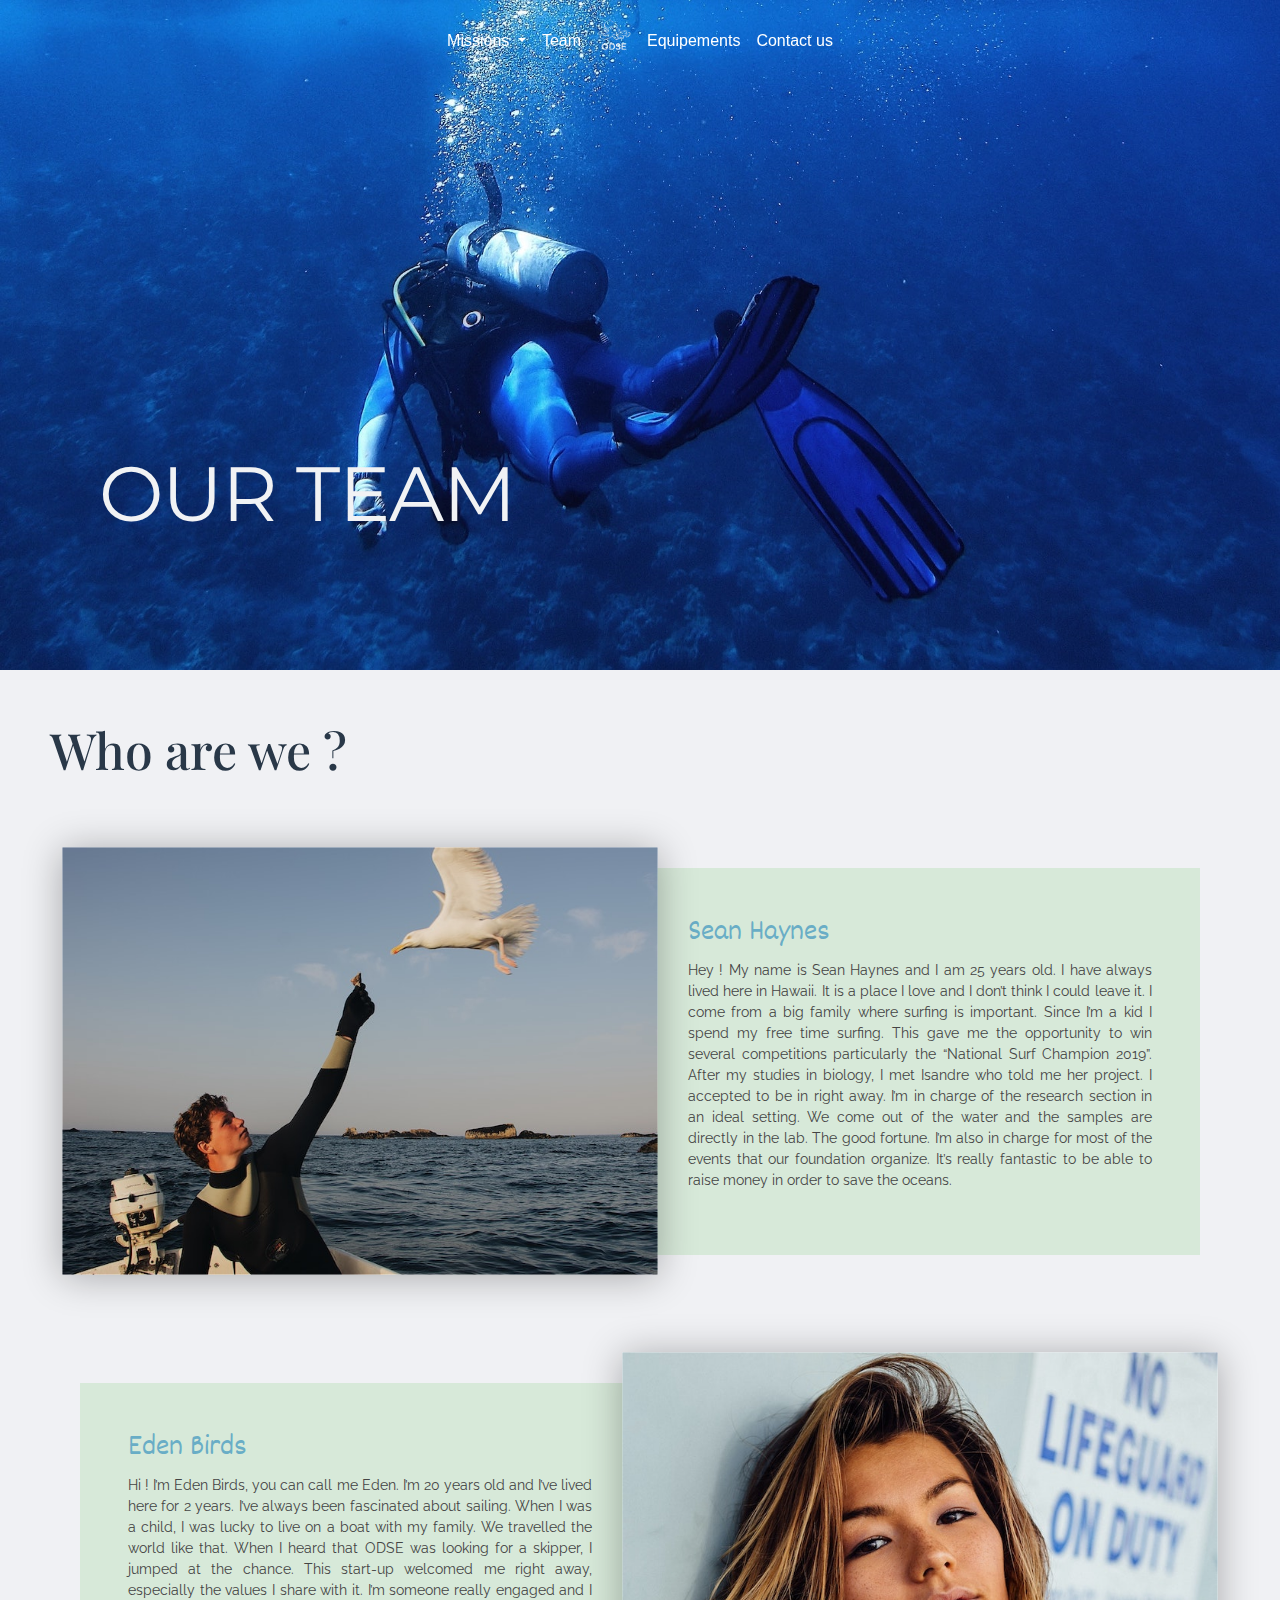
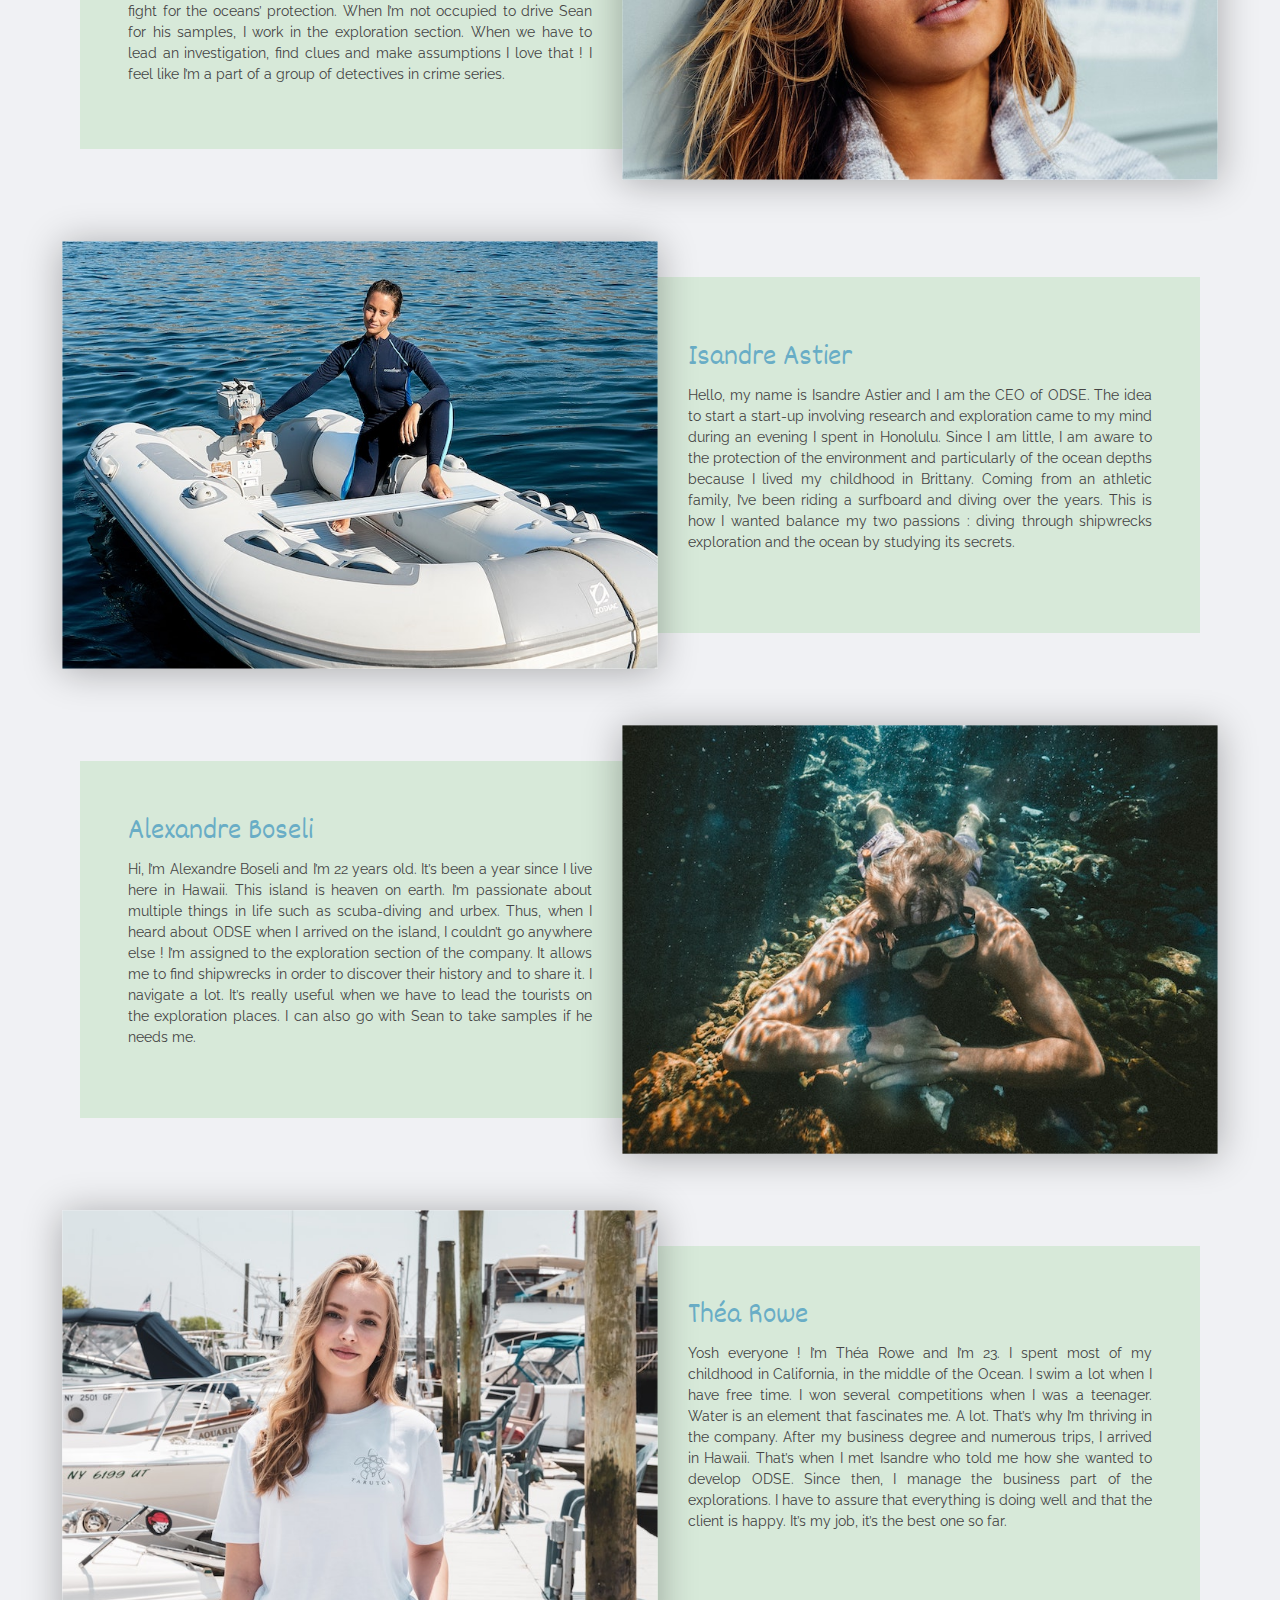
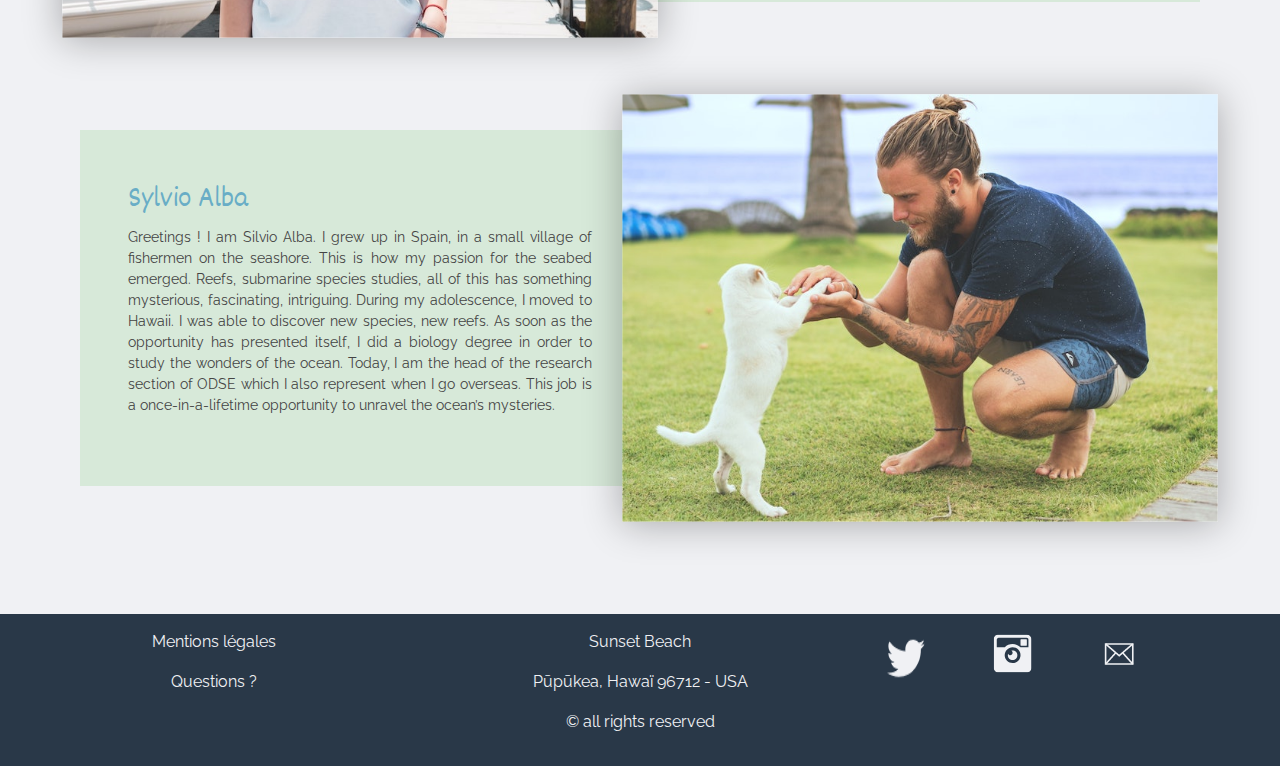
<file: pages/team.html>
<!DOCTYPE html>
<html xmlns="http://www.w3.org/1999/xhtml" xml:lang="en" lang="en">

<head>
    <meta charset="utf-8">
    <!-- Utilisation de tout l'espace disponible pour les mobiles, sans zoom -->
    <meta name="viewport" content="width=device-width, initial-scale=1.0, shrink-to-fit=no" />
    <title>Our team - ODSE</title>
    <!-- déclaration du fichier CSS de Bootstrap -->
    <link rel="stylesheet" href="../bootstrap/css/bootstrap.css" />
    <link rel="stylesheet" href="../style.css" />
    <script src="https://code.jquery.com/jquery-3.3.1.slim.min.js"></script>
    <script src="https://cdnjs.cloudflare.com/ajax/libs/popper.js/1.14.3/umd/popper.min.js"></script>
    <script src="../bootstrap/js/bootstrap.min.js"></script>
    <script src="../bootstrap/js/bootstrap.bundle.min.js"></script>

    <script>
        $(window).scroll(function() {
            $('nav').toggleClass('scrolled', $(this).scrollTop() > 575);
        });

    </script>
</head>

<body>
    <!--Début header-->
    <header>
        <!--Début navbar-->
        <nav class="navbar navbar-expand-lg navbar-dark bg-dark fixed-top">
            <!--Menu burger-->
            <button class="navbar-toggler" type="button" data-toggle="collapse" data-target="#navbarNavAltMarkup" aria-controls="navbarNavAltMarkup" aria-expanded="false" aria-label="Toggle navigation">
                <span class="navbar-toggler-icon"></span>
            </button>
            <div class="collapse navbar-collapse" id="navbarNavAltMarkup">
                <div class="navbar-nav mx-auto">
                    <ul class="navbar-nav">
                        <li class="nav-item dropdown">
                            <a class="nav-link active dropdown-toggle" href="missions.html" id="navbarDropdownMenuLink" role="button" data-toggle="dropdown" aria-haspopup="true" aria-expanded="false">
                                Missions
                            </a>
                            <div class="dropdown-menu" aria-labelledby="navbarDropdownMenuLink">
                                 <a class="dropdown-item" href="missions.html">Missions</a>
                             <div class="dropdown-divider"></div>
                                <a class="dropdown-item" href="exploration-detail.html">Exploration</a>
                                <a class="dropdown-item" href="research.html">Research</a>
                            </div>
                        </li>
                    </ul>
                    <a class="nav-item nav-link active" href="team.html">Team <span class="sr-only">(current)</span></a>
                    <a class="nav-item" href="../index.html">
                        <img src="../Images/logoODSEtransparent.png" alt="" title="" width="50" height="50">
                    </a>
                    <a class="nav-item nav-link active" href="Equipement.html">Equipements</a>
                    <a class="nav-item nav-link active" href="contact.html">Contact us</a>
                </div>
            </div>
        </nav>
        <!--Fin navbar-->
    </header>
    <!--Fin header-->
    <!--Texte sur le header-->
    <div class="texte texte-team">
        <div class="slider">
            <div class="content slidercontent">
                <h1 class="hero">
                    <span id="title">
                        <span class="title-letter">O</span>
                        <span class="title-letter">U</span>
                        <span class="title-letter">R</span>
                        <span class="title-letter">&nbsp;</span>
                        <span class="title-letter">T</span>
                        <span class="title-letter">E</span>
                        <span class="title-letter">A</span>
                        <span class="title-letter">M</span>
                    </span>
                </h1>
            </div>
        </div>
    </div>

    <!--Début main-->

    <main>
        <h2>Who are we ?</h2>
        <section id="features">
            <div class="features-inner">
                <!--Sean Haynes-->
                <div class="features-group">
                    <div class="features-image"><img src="../Images/Team/Sean.jpg" alt="Sean Haynes" /></div>
                    <div class="features-text">
                        <h3>Sean Haynes</h3>
                        <p>Hey ! My name is Sean Haynes and I am 25 years old. I have always lived here in Hawaii. It is a place I love and I don’t think I could leave it. I come from a big family where surfing is important. Since I’m a kid I spend my free time surfing. This gave me the opportunity to win several competitions particularly the “National Surf Champion 2019”. After my studies in biology, I met Isandre who told me her project. I accepted to be in right away. I’m in charge of the research section in an ideal setting. We come out of the water and the samples are directly in the lab. The good fortune. I’m also in charge for most of the events that our foundation organize. It’s really fantastic to be able to raise money in order to save the oceans.</p>
                    </div>
                </div>
                <!--Eden Birds-->
                <div class="features-group">
                    <div class="features-image inverted"><img src="../Images/Team/Eden.jpg" alt="Eden Birds" /></div>
                    <div class="features-text inverted">
                        <h3>Eden Birds</h3>
                        <p>Hi ! I’m Eden Birds, you can call me Eden. I’m 20 years old and I’ve lived here for 2 years. I’ve always been fascinated about sailing. When I was a child, I was lucky to live on a boat with my family. We travelled the world like that. When I heard that ODSE was looking for a skipper, I jumped at the chance. This start-up welcomed me right away, especially the values I share with it. I’m someone really engaged and I fight for the oceans’ protection. When I’m not occupied to drive Sean for his samples, I work in the exploration section. When we have to lead an investigation, find clues and make assumptions I love that ! I feel like I’m a part of a group of detectives in crime series.</p>
                    </div>
                </div>
                <!--Isandre Astier-->
                <div class="features-group">
                    <div class="features-image"><img src="../Images/Team/Isandre.jpg" alt="Isandre Astier" /></div>
                    <div class="features-text">
                        <h3>Isandre Astier</h3>
                        <p> Hello, my name is Isandre Astier and I am the CEO of ODSE. The idea to start a start-up involving research and exploration came to my mind during an evening I spent in Honolulu. Since I am little, I am aware to the protection of the environment and particularly of the ocean depths because I lived my childhood in Brittany. Coming from an athletic family, I’ve been riding a surfboard and diving over the years. This is how I wanted balance my two passions : diving through shipwrecks exploration and the ocean by studying its secrets.</p>
                    </div>
                </div>
                <!--Alexandre Boseli-->
                <div class="features-group">
                    <div class="features-image inverted"><img src="../Images/Team/Alexandre.jpg" alt="Alexandre Boseli" /></div>
                    <div class="features-text inverted">
                        <h3>Alexandre Boseli</h3>
                        <p>Hi, I’m Alexandre Boseli and I’m 22 years old. It’s been a year since I live here in Hawaii. This island is heaven on earth. I’m passionate about multiple things in life such as scuba-diving and urbex. Thus, when I heard about ODSE when I arrived on the island, I couldn’t go anywhere else ! I’m assigned to the exploration section of the company. It allows me to find shipwrecks in order to discover their history and to share it.
                            I navigate a lot. It’s really useful when we have to lead the tourists on the exploration places. I can also go with Sean to take samples if he needs me.
                        </p>
                    </div>
                </div>
                <!--Théa Rowe-->
                <div class="features-group">
                    <div class="features-image"><img src="../Images/Team/Thea.jpg" alt="Théa Rowe" /></div>
                    <div class="features-text">
                        <h3>Théa Rowe</h3>
                        <p>Yosh everyone ! I’m Théa Rowe and I’m 23. I spent most of my childhood in California, in the middle of the Ocean. I swim a lot when I have free time. I won several competitions when I was a teenager. Water is an element that fascinates me. A lot. That’s why I’m thriving in the company.
                            After my business degree and numerous trips, I arrived in Hawaii. That’s when I met Isandre who told me how she wanted to develop ODSE. Since then, I manage the business part of the explorations. I have to assure that everything is doing well and that the client is happy. It’s my job, it’s the best one so far.
                        </p>
                    </div>
                </div>
                <!--Sylvio Alba-->
                <div class="features-group">
                    <div class="features-image inverted"><img src="../Images/Team/Sylvio.jpg" alt="Sylvio Alba" /></div>
                    <div class="features-text inverted">
                        <h3>Sylvio Alba</h3>
                        <p>Greetings ! I am Silvio Alba. I grew up in Spain, in a small village of fishermen on the seashore. This is how my passion for the seabed emerged. Reefs, submarine species studies, all of this has something mysterious, fascinating, intriguing. During my adolescence, I moved to Hawaii. I was able to discover new species, new reefs. As soon as the opportunity has presented itself, I did a biology degree in order to study the wonders of the ocean.
                            Today, I am the head of the research section of ODSE which I also represent when I go overseas. This job is a once-in-a-lifetime opportunity to unravel the ocean’s mysteries.
                        </p>
                    </div>
                </div>
            </div>
        </section>
    </main>
    <!--Fin main-->

    <!--Début footer-->

    <footer>
        <div class="row">
            <div class="col-lg-4 text-center">
                <p> <a href="pages/mentionslegales.html"> Mentions légales</a></p>
                <p><a href="pages/mentionslegales.html"> Questions ?</a> </p>
            </div>
            <div class="col-lg-4 text-center">
                <p> Sunset Beach </p>
                <p> Pūpūkea, Hawaï 96712 - USA </p>
                <p> © all rights reserved </p>
            </div>
            <div class="col-lg-1 text-center">
                <a href="https://twitter.com/odse15" target="_blank"><img class="imgfooter" src="../Images/Footer/twitter.png" width="48" height="58" alt="twitter" /></a>
            </div>
            <div class="col-lg-1 text-center">
                <a href="https://www.instagram.com/_odse_/?hl=fr" target="_blank"><img class="imgfooter" src="../Images/Footer/Instagram.png" width="48" height="48" alt="instagram" /></a>
            </div>
            <div class="col-lg-1 text-center">
                <a href="mailto:odse.company22@gmail.com" target="_blank"><img class="imgfooter" src="../Images/Footer/mail.png" width="48" height="48" alt="mail" /></a>

            </div>
        </div>
    </footer>
    <!--Fin footer-->
</body>

</html>
</file>
<file: style.css>
@import url('https://fonts.googleapis.com/css2?family=Playfair+Display&display=swap');
@import url('https://fonts.googleapis.com/css2?family=Raleway:wght@300&display=swap');
@import url('https://fonts.googleapis.com/css2?family=Dekko&display=swap');
@import url('https://fonts.googleapis.com/css2?family=Montserrat:wght@700&display=swap');
body,
html {
    margin: 0px;
    padding: 0px;
    width: 100%;
    height: 100%;
    background-color: #F0F1F4;
    scroll-behavior: smooth;
}


/* FONTS */

p {
    font-size: 16px;
    font-family: 'Raleway', sans-serif;
    color: #0D0D30;
    text-align: justify;

}

h2 {
    font-family: 'Playfair Display', serif;
    font-size: 50px;
    padding-top: 1em;
    padding-left: 1em;
    color: #293848;
}

h3 {
    font-family: 'Dekko', cursive;
    color: #69ADC6;
    font-size: 30px;

}

/*Pour l'image de fond*/
.texte {
    width: 100%;
    height: 670px;
    background-size: cover;
}

/*Pour l'image de fond des pages*/

.texte-index {
    background-image: url(Images/Index/pieuvreHeader.jpg);
}

.texte-contact {
    background-image: url(Images/adam-azim-Ed2Fq0VXsCA-unsplash.jpg);
}

.texte-team {
    background-image: url(Images/Team/plongeurDos.jpg);
}

.texte-missions {
    background-image: url(Images/Missions/jason-blackeye-BGEBcabhwBk-unsplash.jpg);
}

.texte-equipment {
    background-image: url(Images/Equipement/header.jpg);
}

.texte-research {
    background-image: url(Images/Research/headerResearch.jpg);
}

.texte-exploration {
    background-image: url(Images/Exploration/sarah-lee-QURU8IY-RaI-unsplash.jpg);
}



/*Pour le texte*/
.content {
    position: relative;
    width: 100%;
    margin: 0 auto;
    font-size: 14px;
    font-weight: 300;
    font-family: Roboto, 'Open Sans', Arial, sans-serif;
    overflow: hidden;
    padding-top: 35%;
}

.headertexteindex {
    padding-top: 20%;
}

/*Navbar*/
.bg-dark {
    background: transparent !important;
    transition: 0.5s ease;
}

.bg-dark.scrolled {
    background: #293848 !important;
    padding: 0;
}

/*Header*/
header {
    line-height: 50px;
    /*Epaisseur de la navbar*/
    width: 100%;
    transition: line-height 0.2s linear, box-shadow 0.2s linear;
    position: fixed;
    top: 0;
    left: 0;
    z-index: 100;
    background: rgba(245, 245, 245, 0.97);
}

/*Alignement du texte de la bannière*/
.slidercontent {
    text-align: left;
}

.slidercontentindex {
    text-align: center;
}

.hero {
    /*font-family: 'Roboto Slab', sans-serif;*/
    font-family: 'Montserrat', sans-serif;
    color: #F1F2F4;
    font-weight: normal;
    letter-spacing: 1px;
}

h1 .hero {
    margin-top: 60px;
    font-size: 54px;
}


.hero q {
    font-family: 'Playfair Display', serif;
    font-style: italic;
    font-size: 20px;
    letter-spacing: 1px;
    padding-left: 0;
    margin-left: 0;
    padding-right: 2em;
}


#title {
    /*font-weight: 700;*/
    display: inline-flex;
    margin: -5px;
    padding: 5px;
}

.titleindex {
    font-weight: 700;
    display: inline-flex;
    margin: -5px;
    padding: 5px;
    padding-bottom: 1em;
}

.title-letter {
    font-size: calc(6vw + 0rem);
    margin-left: -2px;
}

/*Bouton discover*/
.btn-index {
    border: 1px solid #F0F1F4;
    border-radius: 0;
    color: #F0F1F4 !important;
    background: transparent;
    padding: 10px;
    cursor: pointer;
    align-content: center;
    align-items: center;
}

.btn-index:hover,
.btn-index:active {
    background: #F0F1F4;
    color: #0D0D30;
}

.btn-index a{
    color: #F0F1F4;
    font-size: 18px;
    padding: 10px;
}

.btn-index a .span{
    padding: 10px;
}

/*a:hover .btn-index,
a:active .btn-index,
a:focus .btn-index {
    outline: none;
    color: white;
}


/*Text*/
.content > h1:not(.hero) {
    margin-bottom: 30px;
    text-align: center;
}




/*Responsive*/

@media all and (max-width: 768px) {
    .content {
        width: 95%;
    }

    header {
        height: auto;
        background: #eee;
    }

    ul nav {
        float: none;
        display: block;
        text-align: center;
        margin: 0 auto;
    }
}

@media all and (min-width: 768px) {
    .content {
        width: 750px;
    }
}

@media all and (min-width: 992px) {
    .content {
        width: 970px;
    }
}

@media all and (min-width: 1200px) {
    .content {
        width: 1078px;
    }
}

/* FOOTER */

footer {
    padding: 1em;
    margin-top: 3em;
    background-color: #293848 !important;
    color: #F0F1F4 !important;
}


footer a {
    color: #F0F1F4 !important;
}

footer a:hover {
    color: #F0F1F4 !important;
}

footer p {
    text-align: center;
    color: #F0F1F4 !important;
}

/*Forme des textes*/


/* NAVBAR */

.nav {
    color: #F0F1F4 !important;
}

.bg-dark {
    background: transparent !important;
    transition: 0.5s ease;

}

.bg-dark.scrolled {
    background: #293848 !important;
}

/* */
svg {
    fill: #0000;
}

a,
a:hover,
a:active {
    color: #F0F1F4;
}

/******/

/*h1 {
    margin: 10px;
    padding-bottom: 1em;
    padding-top: 1em;
}
*/



/* ACCEUIL*/

.presentation-index {
    padding-top: 2em;
    padding-bottom: 5em;
}

.box {
    position: relative;
    max-height: 300px;
    max-width: 400px;
    height: 200px;
    width: 350px;
    overflow: hidden;
    box-shadow: 0 1.4px 1.7px rgba(0, 0, 0, 0.017), 0 3.3px 4px rgba(0, 0, 0, 0.024), 0 6.3px 7.5px rgba(0, 0, 0, 0.03), 0 11.2px 13.4px rgba(0, 0, 0, 0.036), 0 20.9px 25.1px rgba(0, 0, 0, 0.043), 0 50px 60px rgba(0, 0, 0, 0.06);
}

.box .hide {
    opacity: 0;
}

.box .frame {
    position: absolute;
    border: 1px solid #fff;
    z-index: 2;
    top: 50%;
    left: 50%;
    transform: translate(-50%, -50%);
}

.box h4,
.box p {
    position: absolute;
    color: #fff;
    z-index: 2;
    width: 100%;
    transition: opacity 0.2s, transform 0.3s;
}

.box h4 {
    font-weight: 500;
    font-size: 22px;
    margin-bottom: 0;
    letter-spacing: 1px;
}

.box:hover {
    transition: all 0.3s ease-in-out;
}

.box:hover:before {
    transition: all 0.3s ease-in-out;
}

.box img {
    position: relative;
    width: 100%;
    height: 100%;
    z-index: 1;
    transition: all 0.3s ease-in-out;
}

.box img:hover {
    transition: all 0.3s ease-in-out;
}

.box img:after {
    content: '';
    position: absolute;
    background-color: rgba(0, 0, 0, .6);
    width: 100%;
    height: 100%;
    top: 0;
    left: 0;
    opacity: 0;
}

.box img:hover {
    transition: all 0.3s ease-in-out;
}

.blury-card .frame {
    width: calc(100% - 40px);
    height: calc(100% - 40px);
    opacity: 0;
    transition: all 0.3s ease-in-out;
}

.blury-card h4,
.blury-card p {
    text-align: center;
    top: 50%;
    transform: translatey(-50%);
    margin: 0;
    z-index: 3;
}

.blury-card p {
    transform: translatey(30px);
    letter-spacing: 3px;
}

.blury-card span {
    font-size: 24px;
}

.blury-card:before {
    content: '';
    position: absolute;
    width: 100%;
    height: 100%;
    background: #69ADC6;
    z-index: 1;
    left: 0;
    opacity: 0;
    transition: all 0.3s ease-in-out;
}

.blury-card img {
    z-index: 2;
}

.blury-card:hover .frame {
    width: calc(100% - 120px);
    height: calc(100% - 120px);
    opacity: 1;
}

.blury-card:hover img {
    opacity: 0.7;
}

.blury-card:hover:before {
    opacity: 1;
    transition: all 0.3s ease-in-out;
}


/** PROJECT EXPLORATION PAGE ***/



.img {
    max-width: 100%;
    -webkit-transition: .3s;
    -moz-transition: .3s;
    -o-transition: .3s;
    transition: .3s
}

a,
.button {
    -webkit-transition: .3s;
    -moz-transition: .3s;
    -o-transition: .3s;
    transition: .3s
}

a:focus,
.button:focus,
button:focus {
    text-decoration: none;
    outline: none
}

a:focus {
    color: #fff;
    text-decoration: none
}

a:focus,
a:hover,
.portfolio-cat a:hover,
.footer -menu li a:hover {
    text-decoration: none;
    color: #000
}

a,
button {
    color: #131313;
    outline: medium none
}


/*******/

.seperator {
    display: inline-block;
    width: 90px;
    height: 2px;
    background: #131313;
    margin-top: 30px;
    margin-bottom: 36px
}

@media (max-width: 767px) {
    .seperator {
        margin-top: 15px;
        margin-bottom: 20px
    }
}

@media (min-width: 768px) and (max-width: 991px) {
    .seperator {
        margin-top: 15px;
        margin-bottom: 10px
    }
}

.mb-95 {
    margin-bottom: 95px
}

@media (max-width: 767px) {
    .mb-95 {
        margin-bottom: 30px
    }
}

.mb-80 {
    margin-bottom: 80px
}

@media (max-width: 767px) {
    .mb-80 {
        margin-bottom: 30px
    }
}

.mb-60 {
    margin-bottom: 60px
}

@media (max-width: 767px) {
    .mb-60 {
        margin-bottom: 30px
    }
}

/***************/

.boxed-btn_exploration {
    background: transparent;
    color: #131313;
    display: inline-block;
    padding: 18px 44px;
    font-family: "Roboto", sans-serif;
    font-size: 14px;
    font-weight: 400;
    border: 0;
    border: 1px solid #131313;
    letter-spacing: 3px;
    text-align: center;
    color: #131313 !important;
    text-transform: uppercase
}

.boxed-btn_exploration:hover {
    background: #0D0D30;
    color: #fff !important;
    border: 1px solid #0D0D30
}

.boxed-btn_exploration:focus {
    outline: none
}

.boxed-btn_exploration.large-width {
    width: 220px
}


.section_title_exploration .sub_heading {
    color: #c9c9c9;
    display: block;
    font-size: 14px;
    text-transform: uppercase;
    font-weight: 500;
    font-family: "Roboto", sans-serif;
    letter-spacing: 3px;
    margin-bottom: 22px
}

@media (min-width: 768px) and (max-width: 991px) {
    .section_title_exploration .sub_heading {
        margin-bottom: 10px
    }
}

/***************/
.section_title_exploration .sub_heading2 {
    color: #808080;
    display: block;
    font-size: 14px;
    text-transform: uppercase;
    font-weight: 400;
    font-family: "Roboto", sans-serif;
    letter-spacing: 3px;
    margin-bottom: 22px
}

@media (max-width: 767px) {
    .section_title_exploration .sub_heading2 {
        margin-bottom: 5px
    }
}

.section_title_exploration h3 {
    font-size: 46px;
    font-weight: 500;
    line-height: 58px;
    margin-bottom: 0
}

@media (max-width: 767px) {
    .section_title_exploration h3 {
        font-size: 30px;
        line-height: 36px
    }
}

@media (min-width: 768px) and (max-width: 991px) {
    .section_title_exploration h3 {
        font-size: 25px;
        font-weight: 500;
        line-height: 30px;
        margin-bottom: 0
    }
}

.section_title_exploration.padding-right {
    padding-right: 76px
}

@media (max-width: 767px) {
    .section_title_exploration.padding-right {
        padding-right: 0
    }
}

@media (min-width: 768px) and (max-width: 991px) {
    .section_title_exploration.padding-right {
        padding-right: 0
    }
}

@media (min-width: 992px) and (max-width: 1200px) {
    .section_title_exploration.padding-right {
        padding-right: 0
    }
}



/**********************************************/
.lastest_project {
    padding-top: 100px;
    padding-bottom: 120px
}

@media (max-width: 767px) {
    .lastest_project {
        padding-top: 30px;
        padding-bottom: 30px
    }
}

.lastest_project .section_title_exploration p {
    font-size: 16px;
    line-height: 28px;
    color: #808080;
    margin-bottom: 45px
}

.lastest_project .section_title_exploration h4 {
    color: #131313;
    font-size: 30px;
    font-weight: 400;
    line-height: 30px;
    margin-bottom: 23px
}

@media (max-width: 767px) {
    .lastest_project .section_title_exploration h4 {
        margin-bottom: 7px;
        font-size: 20px
    }
}

@media (max-width: 767px) {
    .lastest_project .single_project_thumb {
        margin: 30px 0
    }
}

.lastest_project .single_project_thumb img {
    width: 100%
}

/*******************************************/

.project_details {
    padding: 200px 0
}

@media (max-width: 767px) {
    .project_details {
        padding: 30px 0
    }
}

@media (min-width: 768px) and (max-width: 991px) {
    .project_details {
        padding: 100px 0
    }
}

@media (min-width: 992px) and (max-width: 1200px) {
    .project_details {
        padding: 100px 0
    }
}

.project_details .project_details_left {
    padding-right: 72px
}

@media (max-width: 767px) {
    .project_details .project_details_left {
        padding-right: 0
    }
}

@media (min-width: 768px) and (max-width: 991px) {
    .project_details .project_details_left {
        padding-right: 0
    }
}

@media (min-width: 992px) and (max-width: 1200px) {
    .project_details .project_details_left {
        padding-right: 0
    }
}

.project_details .project_details_left .single_details {
    margin-bottom: 66px
}

.project_details .project_details_left .single_details h3 {
    color: #131313;
    font-size: 36px;
    line-height: 46px;
    font-weight: 500;
    margin-bottom: 33px
}

@media (max-width: 767px) {
    .project_details .project_details_left .single_details h3 {
        font-size: 24px;
        line-height: 30px;
        margin-bottom: 10px
    }
}

@media (max-width: 767px) {
    .project_details .project_details_left .single_details h3 br {
        display: none
    }
}

.project_details .project_details_left .single_details p {
    color: #808080;
    font-size: 16px;
    line-height: 28px;
    font-weight: 400;
    margin-bottom: 21px
}

.project_details .projects_details_info .details_thumb {
    margin-bottom: 70px
}

.project_details .projects_details_info .details_thumb img {
    width: 100%
}

@media (max-width: 767px) {
    .project_details .projects_details_info .details_thumb {
        margin-bottom: 20px
    }
}

.project_details .projects_details_info .details_info h3 {
    color: #131313;
    font-size: 36px;
    line-height: 46px;
    font-weight: 500;
    margin-bottom: 42px
}

.project_details .projects_details_info .details_info .details_info_list {
    border: 1px solid #e7e7e7;
    padding: 60px 50px
}

@media (max-width: 767px) {
    .project_details .projects_details_info .details_info .details_info_list {
        padding: 30px 20px
    }
}

.project_details .projects_details_info .details_info .details_info_list .single_details_info {
    border-bottom: 1px solid #e7e7e7;
    padding: 16px 0
}

.project_details .projects_details_info .details_info .details_info_list .single_details_info .left_info {
    font-size: 16px;
    font-weight: 400;
    color: #131313;
    font-family: "Roboto", sans-serif;
    text-transform: capitalize
}

.project_details .projects_details_info .details_info .details_info_list .single_details_info .right_info {
    font-size: 15px;
    font-weight: 400;
    color: #808080;
    font-family: "Roboto", sans-serif;
    text-transform: capitalize
}

.project_details .projects_details_info .details_info .details_info_list .single_details_info .right_info a {
    font-size: 15px;
    font-weight: 400;
    color: #808080;
    font-family: "Roboto", sans-serif;
    text-transform: capitalize
}

.project_details .projects_details_info .details_info .details_info_list .single_details_info .right_info.star {
    color: #ffb400
}

.project_details .projects_details_info .details_info .details_info_list .single_details_info:last-child {
    border: 0
}

.project_details .project_share {
    margin-top: 40px;
    padding: 42px 50px;
    border: 1px solid #e7e7e7
}

@media (max-width: 767px) {
    .project_details .project_share {
        padding: 30px 10px
    }
}

.project_details .project_share .left_info {
    font-size: 16px;
    font-weight: 400;
    color: #131313;
    font-family: "Roboto", sans-serif;
    text-transform: capitalize
}

.project_details .project_share .right_info {
    font-size: 15px;
    font-weight: 400;
    color: #808080;
    font-family: "Roboto", sans-serif;
    text-transform: capitalize;
}

.project_details .project_share .right_info a {
    width: 36px;
    height: 36px;
    line-height: 36px;
    font-size: 13px;
    border-radius: 50%;
    border: 1px solid #efefef;
    display: inline-block;
    text-align: center;
    margin-left: 6px;
    color: #233d63;
}

@media (max-width: 767px) {
    .project_details .project_share .right_info a {
        width: 30px;
        height: 30px;
        margin-left: 2px;
        line-height: 30px;
    }
}

.project_details .project_share .right_info a:hover {
    color: #fff;
    background: #131313;
    border: 1px solid transparent;
}

/* PAGE EQUIPEMENT*/


.equipement-card {
    margin: 2em;
    margin-bottom: 0;
}

.equipement-card .card {
    margin: 2em;
    margin-bottom: 0;
}

.equipement-card .card:hover{
    -webkit-box-shadow: -1px 9px 40px -12px rgba(0,0,0,0.75);
    -moz-box-shadow: -1px 9px 40px -12px rgba(0,0,0,0.75);
    box-shadow: -1px 9px 40px -12px rgba(0,0,0,0.75);
    transform: scale(1.1);
}

.equipement-card .card p {
   font-size: 14px;
}

/*** PAGE CONTACT ****/


.boxform {
    margin: 2em;
    padding-top: 3em;
    width: 430px;
    height: 579px;
    font-family: 'Raleway', sans-serif;
    font-weight: bold;
    background-image: url(rafael-garcin-lBIwk-V-Y0c-unsplash.jpg);
    color: aliceblue !important;
    box-shadow: 1px 5px 10px 1px #333;
}

.boxform h3 {
    color:#F1F2F4;
}

small {
    color: aliceblue !important;
}

form .form-group {
    padding: 1em;
    padding-left: 2em;
    padding-right: 2em;
}

form .form-group input,
form .form-group textarea {
    background-color: white;
    opacity: 0.3;
    border-radius: 25px !important;
}

form .form-check {
    padding: 4em;
    padding-top: 0em;
    padding-bottom: 1em;
}

.form-btn {
    border-color: aliceblue !important;
    background-color: transparent !important;
    border-radius: 0 !important;
}

.form-btn:hover {
    background-color: aliceblue !important;
    border-radius: 0 !important;
    color: black;
}



/*******/

/*Page Researches*/

.searching {
    padding-top: 100px;
    padding-bottom: 100px;
}

/*Page team*/
.features-image img {
    width: 100%;
}

/*.card {
    background-color: $card-bg;
    padding: 2rem;

    &:before {
        content: '';
        display: block;
        width: $caret-size;
        height: $caret-size;
        background-color: $card-bg;
        position: absolute;
        transform: rotate(45deg);
        bottom: #{-$caret-size * 0.5};
    }
}*/

@media (min-width: 768px) {

    .features-image img {
        box-shadow: 0 2px 30px 0 rgba(0, 0, 0, 0.3);
        width: 100%;
        display: block;
    }

    #features {
        padding: 2rem;
    }
}

    @media (min-width: 600px) {
        #features {
            padding: 5rem;
        }
    }

    .features-group {
        background: rgba(158, 216, 157, 0.3);
        margin-bottom: 4rem;
    }

    @media (min-width: 1200px) {
        .features-group {
            display: grid;
            grid-template-columns: repeat(4, 1fr);
            margin-bottom: 8rem;
        }
    }

    .features-group:last-child {
        margin-bottom: 0;
    }

    .features-image img {
        box-shadow: 0 2px 30px 0 rgba(0, 0, 0, 0.3);
        width: 100%;
        display: block;
    }

    @media (min-width: 1200px) {
        .features-image {
            grid-row: 1;
            grid-column: 1 / 3;
            transform: scale(1.2);
            margin: 0 2rem;
            align-self: center;
        }

        .features-image.inverted {
            grid-column: 3 / span 2;
        }
    }

    .features-text {
        padding: 2rem;
    }

    .features-text h1,
    .features-text p {
        color: #444;
    }

    .features-text p {
        line-height: 1.5;
        font-size: 14px;
    }

    @media (min-width: 1200px) {
        .features-text {
            grid-column: 3 / span 2;
            grid-row: 1;
            padding: 3rem 3rem 3rem 3rem;
            place-self: center;
        }

        .features-text.inverted {
            grid-column: 1 / span 2;
            padding: 3rem 3rem 3rem 3rem;
        }
    }



/****   PAGE MISSIONS ****/

/*Bouton discover*/
.btn-mission {
    border: 1px solid #0D0D30;
    font-family: 'Raleway', sans-serif;
    color: #0D0D30;
    padding: 7px;
    cursor: pointer;
    align-content: center;
    align-items: center;
}

.btn-mission:hover,
.btn-mission:active {
    background: #0D0D30;
    color: white;
}

a .btn-mission {
    color: #0D0D30;
}

a:hover .btn-mission,
a:active .btn-mission,
a:focus .btn-mission {
    outline: none;
    color: white;
}
</file>
